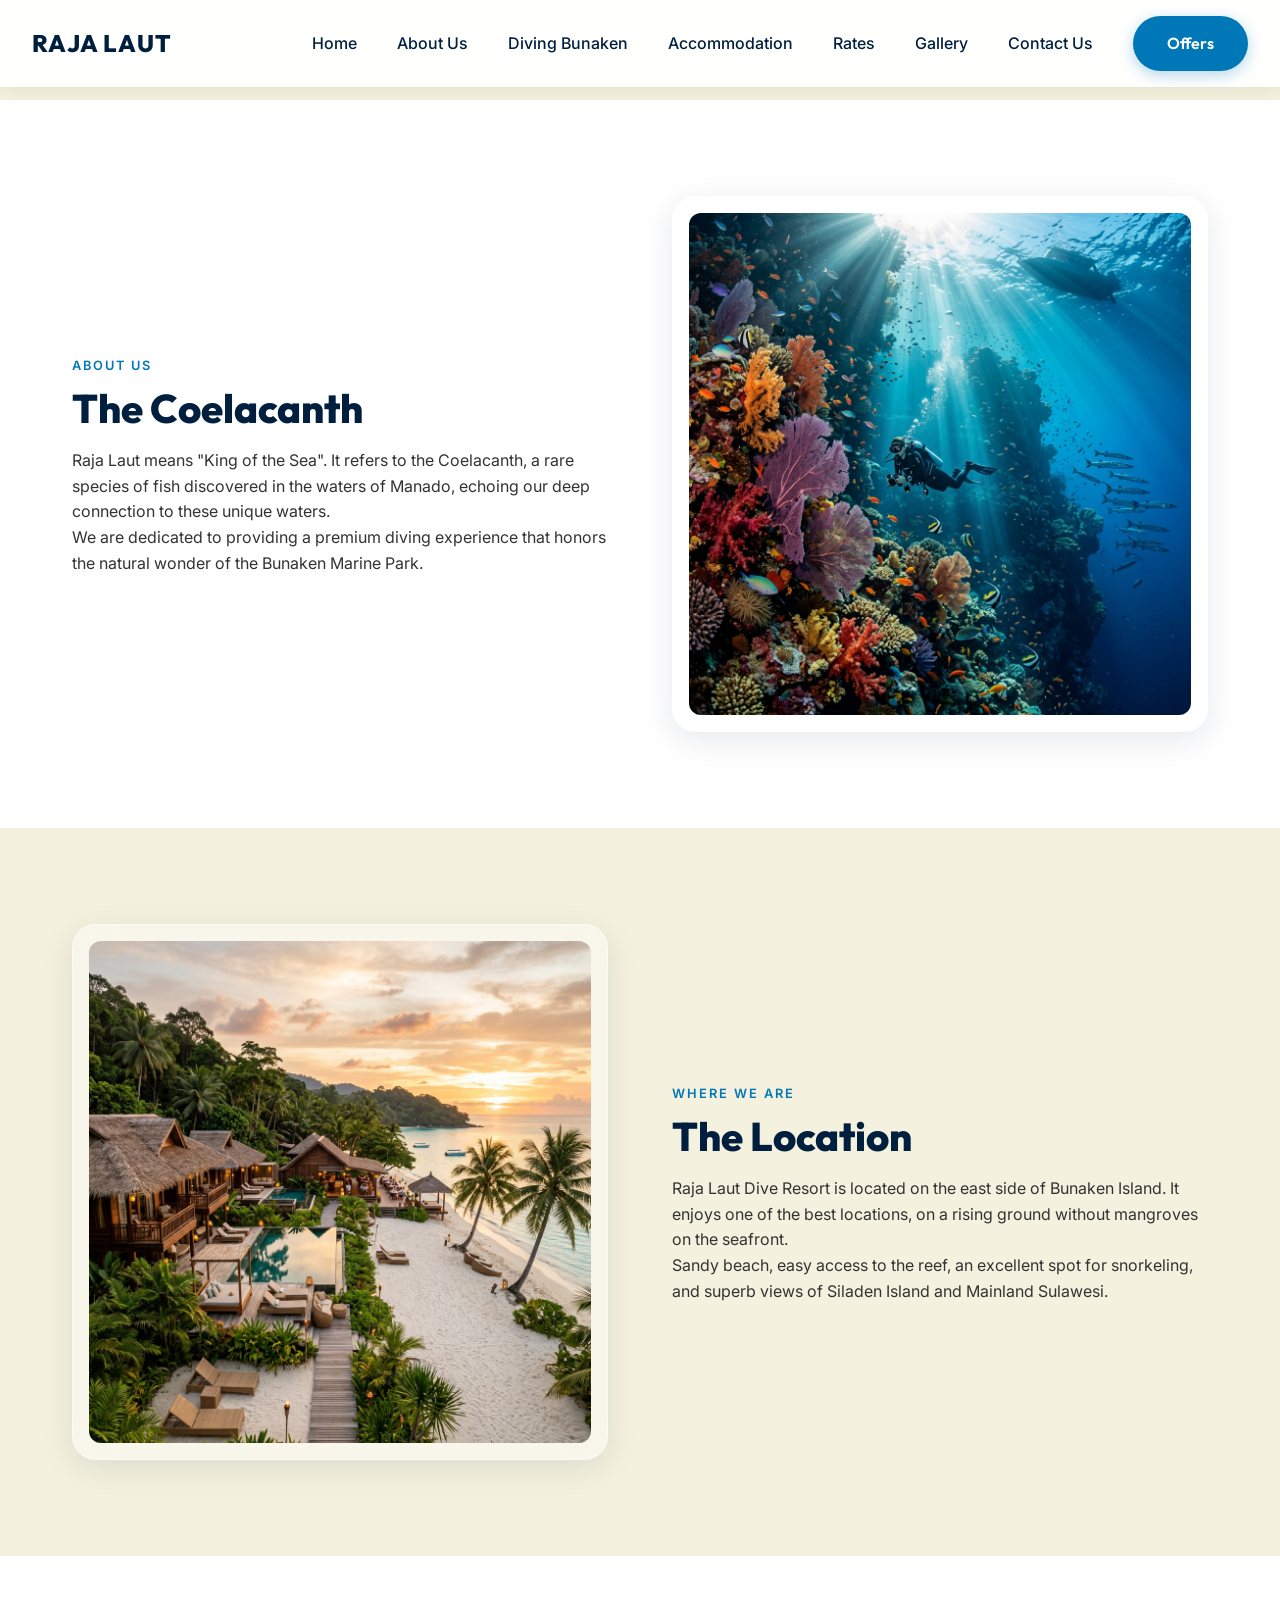
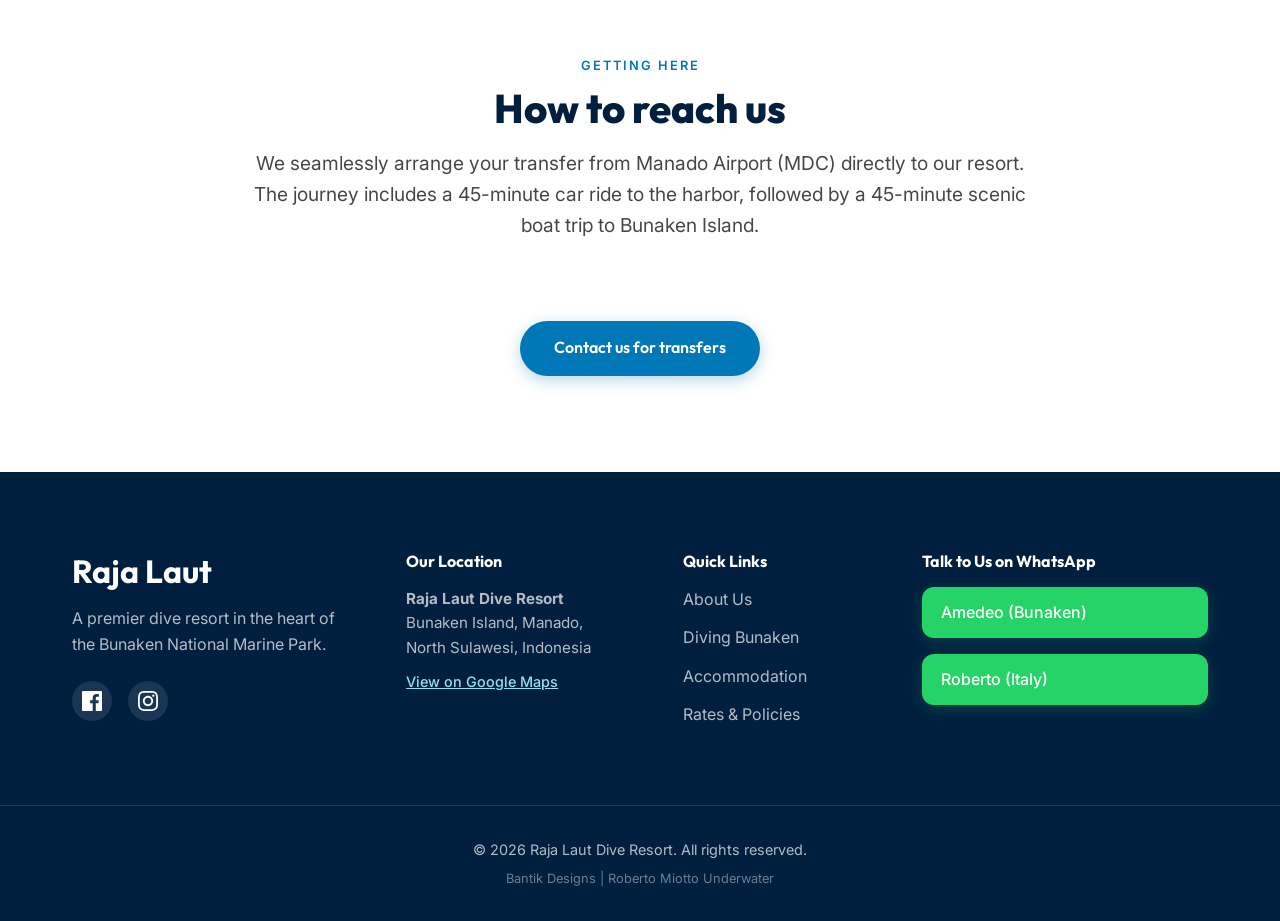
<file: about.html>
<!DOCTYPE html>
<html lang="en">
<head>
    <meta charset="UTF-8">
    <meta name="viewport" content="width=device-width, initial-scale=1.0">
    <title>About Us | Raja Laut Dive Resort</title>
    <!-- Google Fonts -->
    <link rel="preconnect" href="https://fonts.googleapis.com">
    <link rel="preconnect" href="https://fonts.gstatic.com" crossorigin>
    <link href="https://fonts.googleapis.com/css2?family=Outfit:wght@300;400;600;800&family=Inter:wght@300;400;500&display=swap" rel="stylesheet">
    <link rel="stylesheet" href="./style.css">
</head>
<body style="padding-top: 100px;"> <!-- Push down for fixed navbar -->

    <!-- Navigation -->
    <nav class="navbar scrolled" id="navbar">
        <div class="nav-container">
            <a href="index.html" class="brand-logo">Raja Laut</a>
            <div class="nav-links">
                <a href="index.html">Home</a>
                <div class="dropdown">
                    <a href="about.html">About Us</a>
                    <div class="dropdown-content">
                        <a href="about.html#coelacanth">The Coelacanth</a>
                        <a href="about.html#location">The Location</a>
                        <a href="about.html#reachus">How to reach us</a>
                    </div>
                </div>
                
                <div class="dropdown">
                    <a href="diving.html">Diving Bunaken</a>
                    <div class="dropdown-content">
                        <a href="diving.html#philosophy">Diving Philosophy</a>
                        <a href="diving.html#bestperiod">Best time to visit</a>
                        <a href="diving.html#dive-sites">Dive Sites</a>
                    </div>
                </div>
                
                <div class="dropdown">
                    <a href="accommodation.html">Accommodation</a>
                    <div class="dropdown-content">
                        <a href="accommodation.html#bungalows">The Bungalows</a>
                        <a href="accommodation.html#ecosoul">Our Ecological Soul</a>
                        <a href="accommodation.html#resto">The Restaurant</a>
                    </div>
                </div>
                
                <div class="dropdown">
                    <a href="rates.html">Rates</a>
                    <div class="dropdown-content">
                        <a href="rates.html#accommodation">Accommodation</a>
                        <a href="rates.html#diving">Fun Diving</a>
                        <a href="rates.html#courses">Dive Courses</a>
                        <a href="rates.html#snorkeling">Snorkeling & Others</a>
                        <a href="rates.html#transfers">Transfers</a>
                    </div>
                </div>
                
                <a href="gallery.html">Gallery</a>
                <a href="contact.html">Contact Us</a>
                <a href="special-offers.html" class="btn-primary">Offers</a>
            </div>
            <div class="mobile-menu-btn" id="mobile-menu-btn">
                <span></span>
                <span></span>
                <span></span>
            </div>
        </div>
    </nav>

    <!-- Content -->
    <section class="section about-section" id="coelacanth" style="background: white;">
        <div class="container layout-grid layout-2-col">
            <div class="about-text fade-in">
                <span class="section-tag">About Us</span>
                <h1 class="section-title">The Coelacanth</h1>
                <p>Raja Laut means "King of the Sea". It refers to the Coelacanth, a rare species of fish discovered in the waters of Manado, echoing our deep connection to these unique waters.</p>
                <p>We are dedicated to providing a premium diving experience that honors the natural wonder of the Bunaken Marine Park.</p>
            </div>
            <div class="about-image-wrapper fade-in delay-200">
                <div class="image-glass-card">
                    <img src="./assets/hero_diver.png" alt="Coelacanth" class="about-img">
                </div>
            </div>
        </div>
    </section>

    <section class="section" id="location" style="background: var(--sand);">
        <div class="container layout-grid layout-2-col reverse-mobile">
            <div class="about-image-wrapper fade-in delay-200">
                <div class="image-glass-card">
                    <img src="./assets/eco_bungalow.png" alt="Location" class="about-img">
                </div>
            </div>
            <div class="about-text fade-in">
                <span class="section-tag">Where we are</span>
                <h2 class="section-title">The Location</h2>
                <p>Raja Laut Dive Resort is located on the east side of Bunaken Island. It enjoys one of the best locations, on a rising ground without mangroves on the seafront.</p>
                <p>Sandy beach, easy access to the reef, an excellent spot for snorkeling, and superb views of Siladen Island and Mainland Sulawesi.</p>
            </div>
        </div>
    </section>

    <section class="section" id="reachus" style="background: white;">
        <div class="container center fade-in">
            <span class="section-tag">Getting Here</span>
            <h2 class="section-title">How to reach us</h2>
            <p class="section-subtitle">We seamlessly arrange your transfer from Manado Airport (MDC) directly to our resort. The journey includes a 45-minute car ride to the harbor, followed by a 45-minute scenic boat trip to Bunaken Island.</p>
            <a href="contact.html" class="btn-primary mt-4">Contact us for transfers</a>
        </div>
    </section>

    <!-- Contact & Footer -->
    <footer class="footer" id="contact">
        <div class="container footer-grid">
            <div class="footer-brand">
                <h3 class="footer-logo">Raja Laut</h3>
                <p>A premier dive resort in the heart of the Bunaken National Marine Park.</p>
                <div class="social-links">
                    <a href="https://www.facebook.com/Raja-Laut-Dive-Resort-513808795382900" target="_blank" aria-label="Facebook">
                        <svg width="20" height="20" fill="currentColor" viewBox="0 0 24 24"><path d="M22.675 0h-21.35c-.732 0-1.325.593-1.325 1.325v21.351c0 .731.593 1.324 1.325 1.324h11.495v-9.294h-3.128v-3.622h3.128v-2.671c0-3.1 1.893-4.788 4.659-4.788 1.325 0 2.463.099 2.795.143v3.24l-1.918.001c-1.504 0-1.795.715-1.795 1.763v2.313h3.587l-.467 3.622h-3.12v9.293h6.116c.73 0 1.323-.593 1.323-1.325v-21.35c0-.732-.593-1.325-1.325-1.325z"/></svg>
                    </a>
                    <a href="https://www.instagram.com/explore/tags/rajalautdiveresort/" target="_blank" aria-label="Instagram">
                        <svg width="20" height="20" fill="currentColor" viewBox="0 0 24 24"><path d="M12 2.163c3.204 0 3.584.012 4.85.07 3.252.148 4.771 1.691 4.919 4.919.058 1.265.069 1.645.069 4.849 0 3.205-.012 3.584-.069 4.849-.149 3.225-1.664 4.771-4.919 4.919-1.266.058-1.644.07-4.85.07-3.204 0-3.584-.012-4.849-.07-3.26-.149-4.771-1.699-4.919-4.92-.058-1.265-.07-1.644-.07-4.849 0-3.204.013-3.583.07-4.849.149-3.227 1.664-4.771 4.919-4.919 1.266-.057 1.645-.069 4.849-.069zm0-2.163c-3.259 0-3.667.014-4.947.072-4.358.2-6.78 2.618-6.98 6.98-.059 1.281-.073 1.689-.073 4.948 0 3.259.014 3.668.072 4.948.2 4.358 2.618 6.78 6.98 6.98 1.281.058 1.689.072 4.948.072 3.259 0 3.668-.014 4.948-.072 4.354-.2 6.782-2.618 6.979-6.98.059-1.28.073-1.689.073-4.948 0-3.259-.014-3.667-.072-4.947-.196-4.354-2.617-6.78-6.979-6.98-1.281-.059-1.69-.073-4.949-.073zm0 5.838c-3.403 0-6.162 2.759-6.162 6.162s2.759 6.163 6.162 6.163 6.162-2.759 6.162-6.163c0-3.403-2.759-6.162-6.162-6.162zm0 10.162c-2.209 0-4-1.79-4-4 0-2.209 1.791-4 4-4s4 1.791 4 4c0 2.21-1.791 4-4 4zm6.406-11.845c-.796 0-1.441.645-1.441 1.44s.645 1.44 1.441 1.44c.795 0 1.439-.645 1.439-1.44s-.644-1.44-1.439-1.44z"/></svg>
                    </a>
                </div>
            </div>

            <div class="footer-address">
                <h4>Our Location</h4>
                <p>
                    <strong>Raja Laut Dive Resort</strong><br>
                    Bunaken Island, Manado,<br>
                    North Sulawesi, Indonesia
                </p>
                <p style="margin-top: 10px;">
                    <a href="https://www.google.com/maps/search/Raja+Laut+Dive+Resort" target="_blank" class="map-link">View on Google Maps</a>
                </p>
            </div>
            
            <div class="footer-links">
                <h4>Quick Links</h4>
                <ul>
                    <li><a href="about.html">About Us</a></li>
                    <li><a href="diving.html">Diving Bunaken</a></li>
                    <li><a href="accommodation.html">Accommodation</a></li>
                    <li><a href="rates.html">Rates & Policies</a></li>
                </ul>
            </div>
            
            <div class="footer-contact">
                <h4>Talk to Us on WhatsApp</h4>
                <div class="whatsapp-contacts">
                    <a href="https://api.whatsapp.com/send?phone=6281219742053" target="_blank" class="wa-btn">
                        <span>Amedeo (Bunaken)</span>
                    </a>
                    <a href="https://api.whatsapp.com/send?phone=393401753844" target="_blank" class="wa-btn">
                        <span>Roberto (Italy)</span>
                    </a>
                </div>
            </div>
        </div>
        <div class="footer-bottom">
            <p>&copy; 2026 Raja Laut Dive Resort. All rights reserved.</p>
            <p class="small-text">Bantik Designs | Roberto Miotto Underwater</p>
        </div>
    </footer>

    <script src="./main.js"></script>
</body>
</html>
</file>
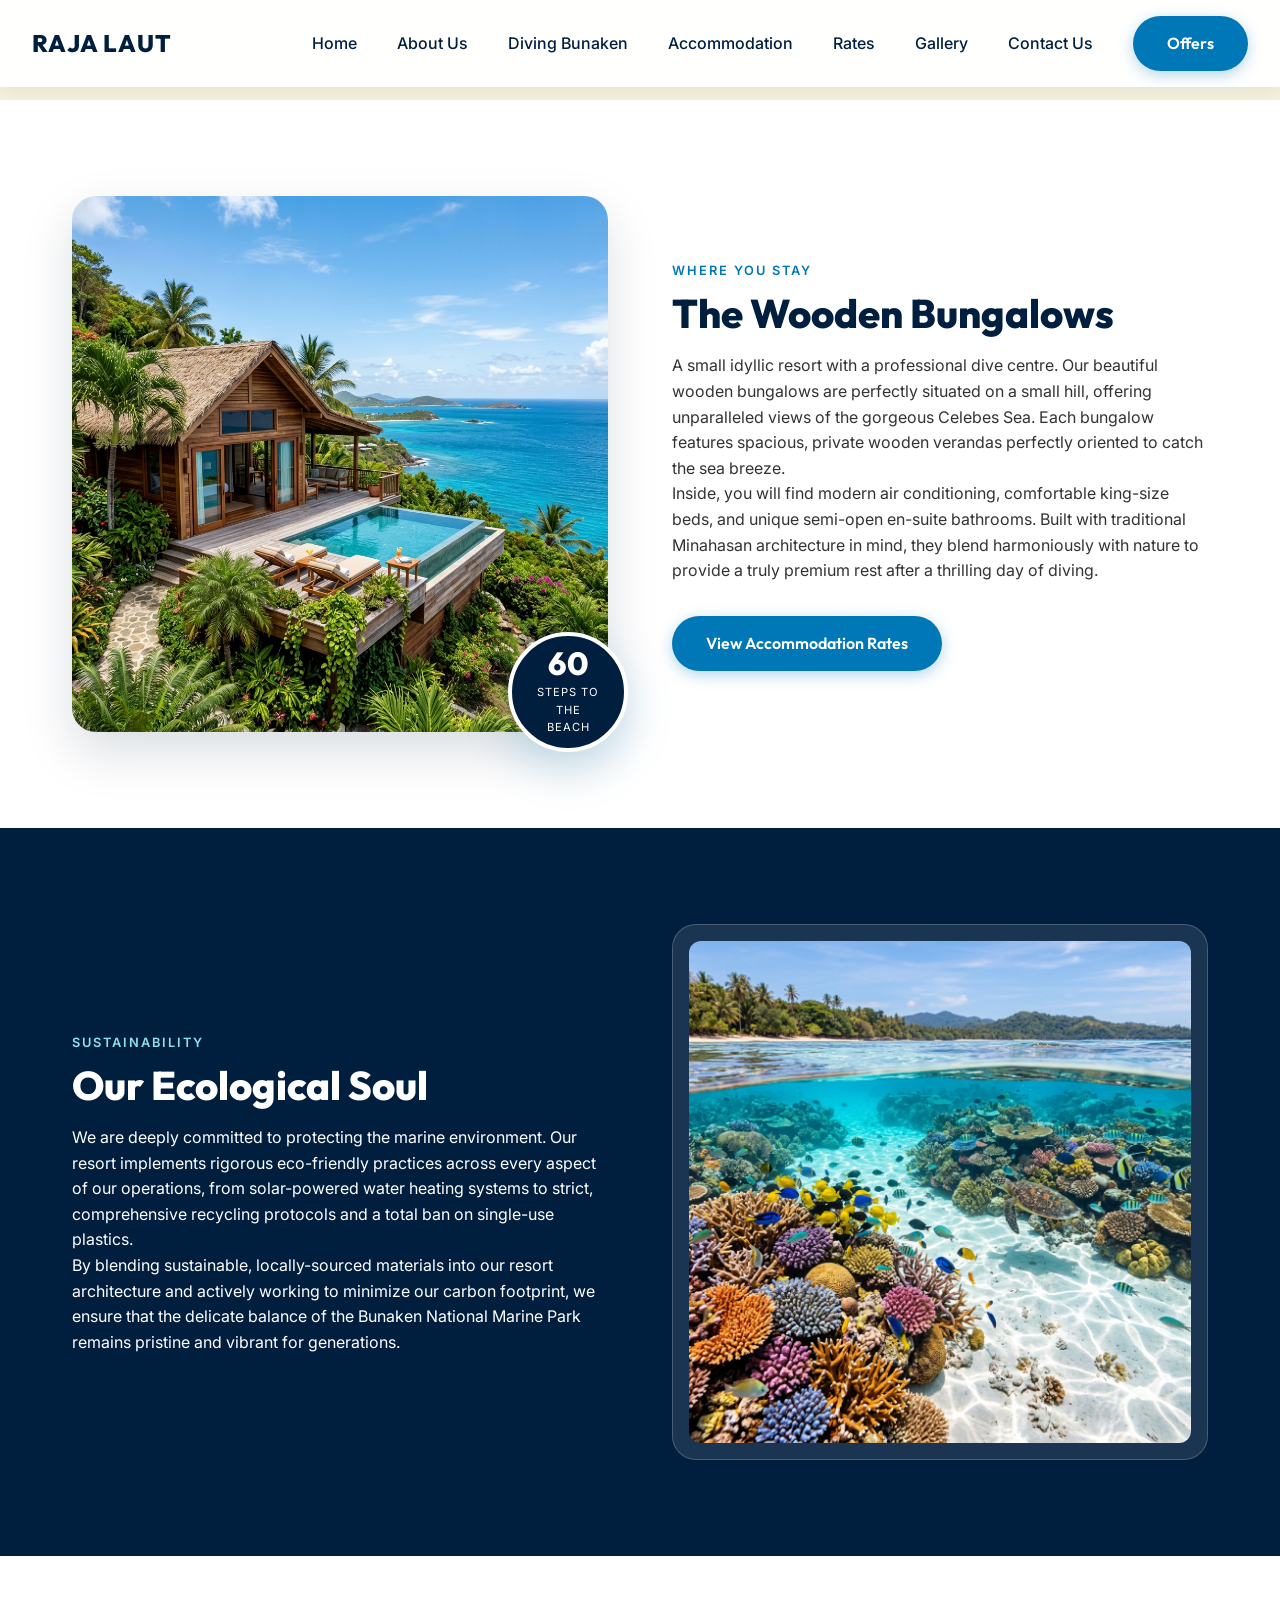
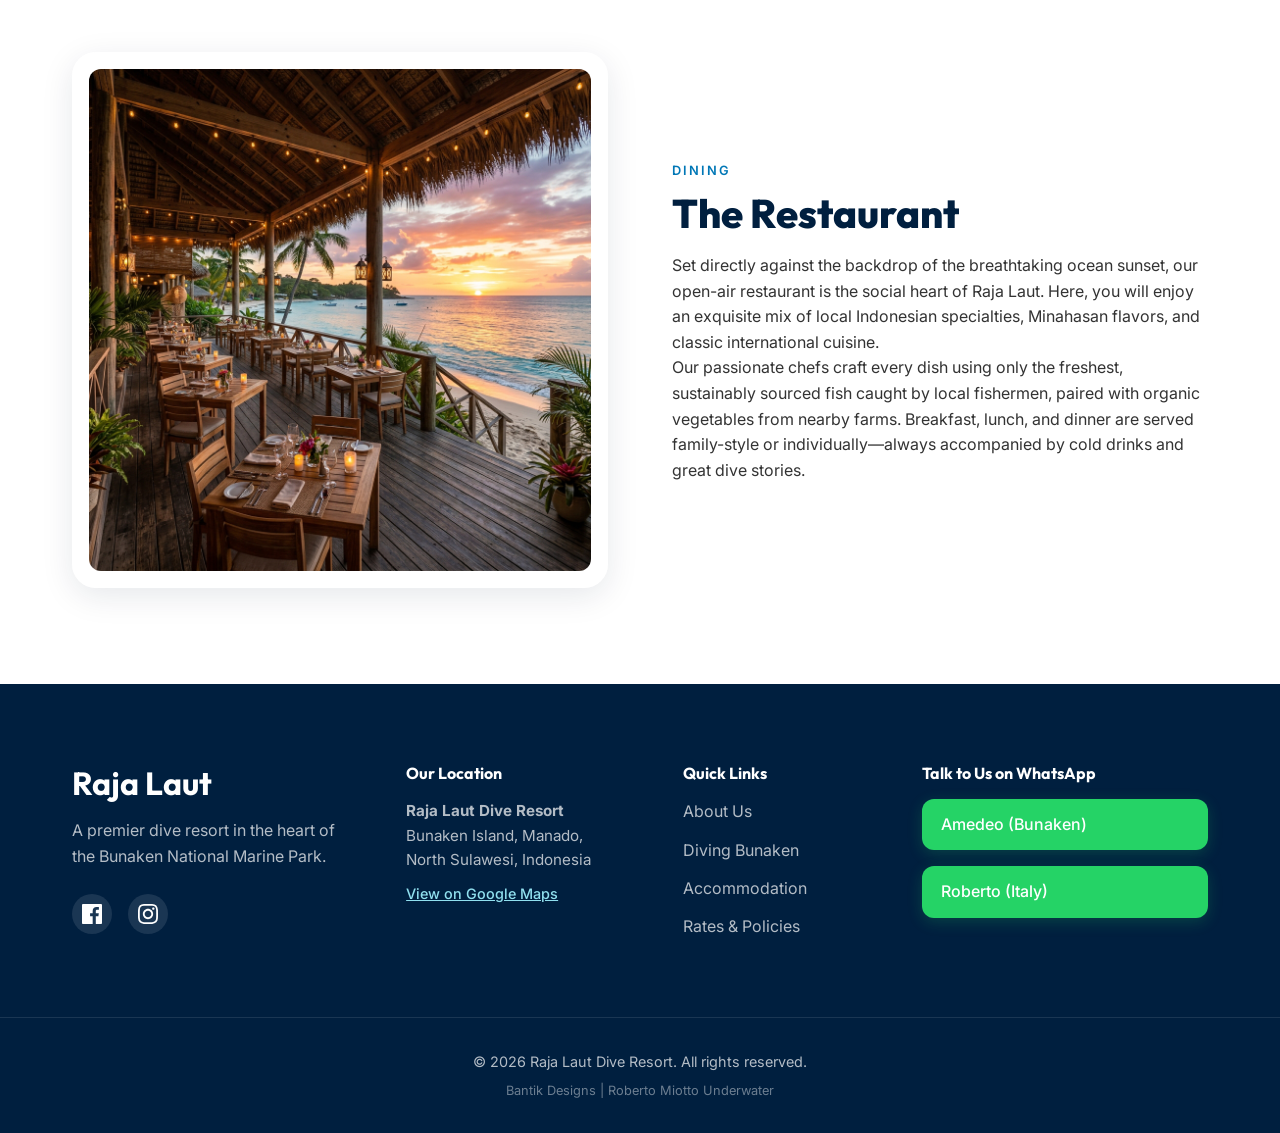
<file: accommodation.html>
<!DOCTYPE html>
<html lang="en">
<head>
    <meta charset="UTF-8">
    <meta name="viewport" content="width=device-width, initial-scale=1.0">
    <title>Accommodation | Raja Laut Dive Resort</title>
    <!-- Google Fonts -->
    <link rel="preconnect" href="https://fonts.googleapis.com">
    <link rel="preconnect" href="https://fonts.gstatic.com" crossorigin>
    <link href="https://fonts.googleapis.com/css2?family=Outfit:wght@300;400;600;800&family=Inter:wght@300;400;500&display=swap" rel="stylesheet">
    <link rel="stylesheet" href="./style.css">
</head>
<body style="padding-top: 100px;">

    <!-- Navigation -->
    <nav class="navbar scrolled" id="navbar">
        <div class="nav-container">
            <a href="index.html" class="brand-logo">Raja Laut</a>
            <div class="nav-links">
                <a href="index.html">Home</a>
                <div class="dropdown">
                    <a href="about.html">About Us</a>
                    <div class="dropdown-content">
                        <a href="about.html#coelacanth">The Coelacanth</a>
                        <a href="about.html#location">The Location</a>
                        <a href="about.html#reachus">How to reach us</a>
                    </div>
                </div>
                
                <div class="dropdown">
                    <a href="diving.html">Diving Bunaken</a>
                    <div class="dropdown-content">
                        <a href="diving.html#philosophy">Diving Philosophy</a>
                        <a href="diving.html#bestperiod">Best time to visit</a>
                        <a href="diving.html#dive-sites">Dive Sites</a>
                    </div>
                </div>
                
                <div class="dropdown">
                    <a href="accommodation.html">Accommodation</a>
                    <div class="dropdown-content">
                        <a href="accommodation.html#bungalows">The Bungalows</a>
                        <a href="accommodation.html#ecosoul">Our Ecological Soul</a>
                        <a href="accommodation.html#resto">The Restaurant</a>
                    </div>
                </div>
                
                <div class="dropdown">
                    <a href="rates.html">Rates</a>
                    <div class="dropdown-content">
                        <a href="rates.html#accommodation">Accommodation</a>
                        <a href="rates.html#diving">Fun Diving</a>
                        <a href="rates.html#courses">Dive Courses</a>
                        <a href="rates.html#snorkeling">Snorkeling & Others</a>
                        <a href="rates.html#transfers">Transfers</a>
                    </div>
                </div>
                
                <a href="gallery.html">Gallery</a>
                <a href="contact.html">Contact Us</a>
                <a href="special-offers.html" class="btn-primary">Offers</a>
            </div>
            <div class="mobile-menu-btn" id="mobile-menu-btn">
                <span></span>
                <span></span>
                <span></span>
            </div>
        </div>
    </nav>

    <!-- Content -->
    <section class="section accommodation-section" id="bungalows">
        <div class="container layout-grid layout-2-col reverse-mobile">
            <div class="accommodation-image fade-in">
                <img src="./assets/bungalow.png" alt="Raja Laut Eco Bungalow" class="rounded-img shadow-lg">
                <div class="floating-badge">
                    <span class="badge-number">60</span>
                    <span class="badge-text">Steps to the Beach</span>
                </div>
            </div>
            <div class="accommodation-text fade-in delay-200">
                <span class="section-tag">Where You Stay</span>
                <h1 class="section-title">The Wooden Bungalows</h1>
                <p>A small idyllic resort with a professional dive centre. Our beautiful wooden bungalows are perfectly situated on a small hill, offering unparalleled views of the gorgeous Celebes Sea. Each bungalow features spacious, private wooden verandas perfectly oriented to catch the sea breeze.</p>
                <p>Inside, you will find modern air conditioning, comfortable king-size beds, and unique semi-open en-suite bathrooms. Built with traditional Minahasan architecture in mind, they blend harmoniously with nature to provide a truly premium rest after a thrilling day of diving.</p>
                
                <a href="rates.html" class="btn-primary mt-4">View Accommodation Rates</a>
            </div>
        </div>
    </section>

    <section class="section" id="ecosoul" style="background: var(--ocean-dark); color: white;">
        <div class="container layout-grid layout-2-col">
            <div class="about-text fade-in">
                <span class="section-tag" style="color: var(--ocean-light);">Sustainability</span>
                <h2 class="section-title text-light">Our Ecological Soul</h2>
                <p>We are deeply committed to protecting the marine environment. Our resort implements rigorous eco-friendly practices across every aspect of our operations, from solar-powered water heating systems to strict, comprehensive recycling protocols and a total ban on single-use plastics.</p>
                <p>By blending sustainable, locally-sourced materials into our resort architecture and actively working to minimize our carbon footprint, we ensure that the delicate balance of the Bunaken National Marine Park remains pristine and vibrant for generations.</p>
            </div>
            <div class="about-image-wrapper fade-in delay-200">
                <div class="image-glass-card" style="background: rgba(255, 255, 255, 0.1); border-color: rgba(255, 255, 255, 0.2);">
                    <img src="./assets/ecology.png" alt="Pristine Tropical Reef" class="about-img">
                </div>
            </div>
        </div>
    </section>

    <section class="section" id="resto" style="background: white;">
        <div class="container layout-grid layout-2-col reverse-mobile">
            <div class="about-image-wrapper fade-in delay-200">
                <div class="image-glass-card">
                    <img src="./assets/restaurant.png" alt="Open-air Seafront Restaurant" class="about-img">
                </div>
            </div>
            <div class="about-text fade-in">
                <span class="section-tag">Dining</span>
                <h2 class="section-title">The Restaurant</h2>
                <p>Set directly against the backdrop of the breathtaking ocean sunset, our open-air restaurant is the social heart of Raja Laut. Here, you will enjoy an exquisite mix of local Indonesian specialties, Minahasan flavors, and classic international cuisine.</p>
                <p>Our passionate chefs craft every dish using only the freshest, sustainably sourced fish caught by local fishermen, paired with organic vegetables from nearby farms. Breakfast, lunch, and dinner are served family-style or individually—always accompanied by cold drinks and great dive stories.</p>
            </div>
        </div>
    </section>

    <!-- Contact & Footer -->
    <footer class="footer" id="contact">
        <div class="container footer-grid">
            <div class="footer-brand">
                <h3 class="footer-logo">Raja Laut</h3>
                <p>A premier dive resort in the heart of the Bunaken National Marine Park.</p>
                <div class="social-links">
                    <a href="https://www.facebook.com/Raja-Laut-Dive-Resort-513808795382900" target="_blank" aria-label="Facebook">
                        <svg width="20" height="20" fill="currentColor" viewBox="0 0 24 24"><path d="M22.675 0h-21.35c-.732 0-1.325.593-1.325 1.325v21.351c0 .731.593 1.324 1.325 1.324h11.495v-9.294h-3.128v-3.622h3.128v-2.671c0-3.1 1.893-4.788 4.659-4.788 1.325 0 2.463.099 2.795.143v3.24l-1.918.001c-1.504 0-1.795.715-1.795 1.763v2.313h3.587l-.467 3.622h-3.12v9.293h6.116c.73 0 1.323-.593 1.323-1.325v-21.35c0-.732-.593-1.325-1.325-1.325z"/></svg>
                    </a>
                    <a href="https://www.instagram.com/explore/tags/rajalautdiveresort/" target="_blank" aria-label="Instagram">
                        <svg width="20" height="20" fill="currentColor" viewBox="0 0 24 24"><path d="M12 2.163c3.204 0 3.584.012 4.85.07 3.252.148 4.771 1.691 4.919 4.919.058 1.265.069 1.645.069 4.849 0 3.205-.012 3.584-.069 4.849-.149 3.225-1.664 4.771-4.919 4.919-1.266.058-1.644.07-4.85.07-3.204 0-3.584-.012-4.849-.07-3.26-.149-4.771-1.699-4.919-4.92-.058-1.265-.07-1.644-.07-4.849 0-3.204.013-3.583.07-4.849.149-3.227 1.664-4.771 4.919-4.919 1.266-.057 1.645-.069 4.849-.069zm0-2.163c-3.259 0-3.667.014-4.947.072-4.358.2-6.78 2.618-6.98 6.98-.059 1.281-.073 1.689-.073 4.948 0 3.259.014 3.668.072 4.948.2 4.358 2.618 6.78 6.98 6.98 1.281.058 1.689.072 4.948.072 3.259 0 3.668-.014 4.948-.072 4.354-.2 6.782-2.618 6.979-6.98.059-1.28.073-1.689.073-4.948 0-3.259-.014-3.667-.072-4.947-.196-4.354-2.617-6.78-6.979-6.98-1.281-.059-1.69-.073-4.949-.073zm0 5.838c-3.403 0-6.162 2.759-6.162 6.162s2.759 6.163 6.162 6.163 6.162-2.759 6.162-6.163c0-3.403-2.759-6.162-6.162-6.162zm0 10.162c-2.209 0-4-1.79-4-4 0-2.209 1.791-4 4-4s4 1.791 4 4c0 2.21-1.791 4-4 4zm6.406-11.845c-.796 0-1.441.645-1.441 1.44s.645 1.44 1.441 1.44c.795 0 1.439-.645 1.439-1.44s-.644-1.44-1.439-1.44z"/></svg>
                    </a>
                </div>
            </div>

            <div class="footer-address">
                <h4>Our Location</h4>
                <p>
                    <strong>Raja Laut Dive Resort</strong><br>
                    Bunaken Island, Manado,<br>
                    North Sulawesi, Indonesia
                </p>
                <p style="margin-top: 10px;">
                    <a href="https://www.google.com/maps/search/Raja+Laut+Dive+Resort" target="_blank" class="map-link">View on Google Maps</a>
                </p>
            </div>
            
            <div class="footer-links">
                <h4>Quick Links</h4>
                <ul>
                    <li><a href="about.html">About Us</a></li>
                    <li><a href="diving.html">Diving Bunaken</a></li>
                    <li><a href="accommodation.html">Accommodation</a></li>
                    <li><a href="rates.html">Rates & Policies</a></li>
                </ul>
            </div>
            
            <div class="footer-contact">
                <h4>Talk to Us on WhatsApp</h4>
                <div class="whatsapp-contacts">
                    <a href="https://api.whatsapp.com/send?phone=6281219742053" target="_blank" class="wa-btn">
                        <span>Amedeo (Bunaken)</span>
                    </a>
                    <a href="https://api.whatsapp.com/send?phone=393401753844" target="_blank" class="wa-btn">
                        <span>Roberto (Italy)</span>
                    </a>
                </div>
            </div>
        </div>
        <div class="footer-bottom">
            <p>&copy; 2026 Raja Laut Dive Resort. All rights reserved.</p>
            <p class="small-text">Bantik Designs | Roberto Miotto Underwater</p>
        </div>
    </footer>

    <script src="./main.js"></script>
</body>
</html>
</file>
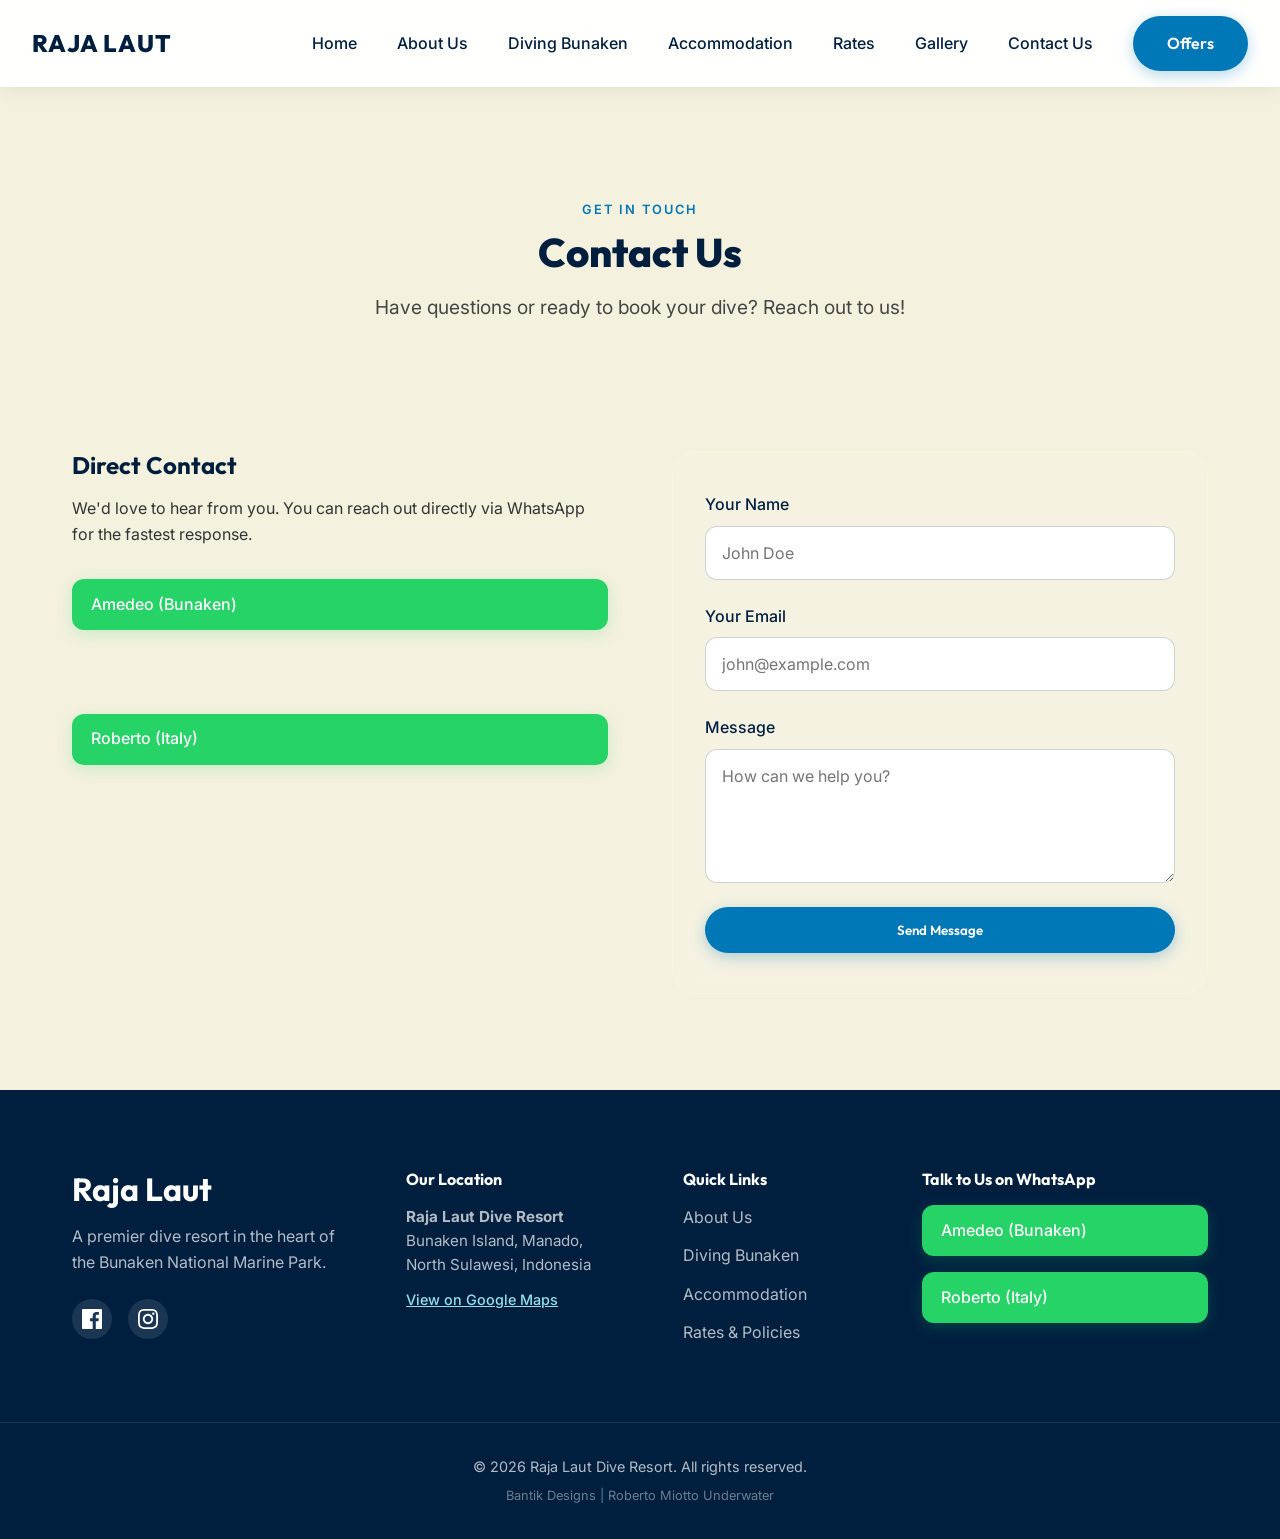
<file: contact.html>
<!DOCTYPE html>
<html lang="en">
<head>
    <meta charset="UTF-8">
    <meta name="viewport" content="width=device-width, initial-scale=1.0">
    <title>Contact Us | Raja Laut Dive Resort</title>
    <link rel="preconnect" href="https://fonts.googleapis.com">
    <link rel="preconnect" href="https://fonts.gstatic.com" crossorigin>
    <link href="https://fonts.googleapis.com/css2?family=Outfit:wght@300;400;600;800&family=Inter:wght@300;400;500&display=swap" rel="stylesheet">
    <link rel="stylesheet" href="./style.css">
</head>
<body style="padding-top: 100px;">

    <!-- Navigation -->
    <nav class="navbar scrolled" id="navbar">
        <div class="nav-container">
            <a href="index.html" class="brand-logo">Raja Laut</a>
            <div class="nav-links">
                <a href="index.html">Home</a>
                <div class="dropdown">
                    <a href="about.html">About Us</a>
                    <div class="dropdown-content">
                        <a href="about.html#coelacanth">The Coelacanth</a>
                        <a href="about.html#location">The Location</a>
                        <a href="about.html#reachus">How to reach us</a>
                    </div>
                </div>
                
                <div class="dropdown">
                    <a href="diving.html">Diving Bunaken</a>
                    <div class="dropdown-content">
                        <a href="diving.html#philosophy">Diving Philosophy</a>
                        <a href="diving.html#bestperiod">Best time to visit</a>
                        <a href="diving.html#dive-sites">Dive Sites</a>
                    </div>
                </div>
                
                <div class="dropdown">
                    <a href="accommodation.html">Accommodation</a>
                    <div class="dropdown-content">
                        <a href="accommodation.html#bungalows">The Bungalows</a>
                        <a href="accommodation.html#ecosoul">Our Ecological Soul</a>
                        <a href="accommodation.html#resto">The Restaurant</a>
                    </div>
                </div>
                
                <div class="dropdown">
                    <a href="rates.html">Rates</a>
                    <div class="dropdown-content">
                        <a href="rates.html#accommodation">Accommodation</a>
                        <a href="rates.html#diving">Fun Diving</a>
                        <a href="rates.html#courses">Dive Courses</a>
                        <a href="rates.html#snorkeling">Snorkeling & Others</a>
                        <a href="rates.html#transfers">Transfers</a>
                    </div>
                </div>
                
                <a href="gallery.html">Gallery</a>
                <a href="contact.html">Contact Us</a>
                <a href="special-offers.html" class="btn-primary">Offers</a>
            </div>
            <div class="mobile-menu-btn" id="mobile-menu-btn">
                <span></span>
                <span></span>
                <span></span>
            </div>
        </div>
    </nav>

    <!-- Content -->
    <section class="section" style="padding-bottom: 2rem;">
        <div class="container center fade-in">
            <span class="section-tag">Get in Touch</span>
            <h1 class="section-title">Contact Us</h1>
            <p class="section-subtitle">Have questions or ready to book your dive? Reach out to us!</p>
        </div>
    </section>

    <!-- Contact Form & Info -->
    <section class="section" style="padding-top: 0; min-height: 50vh;">
        <div class="container contact-container">
            <div class="contact-info fade-in delay-100">
                <h2>Direct Contact</h2>
                <p>We'd love to hear from you. You can reach out directly via WhatsApp for the fastest response.</p>
                <div class="whatsapp-contacts" style="margin-top: 2rem;">
                    <a href="https://api.whatsapp.com/send?phone=6281219742053" target="_blank" class="wa-btn">
                        <span>Amedeo (Bunaken)</span>
                    </a>
                    <br><br>
                    <a href="https://api.whatsapp.com/send?phone=393401753844" target="_blank" class="wa-btn">
                        <span>Roberto (Italy)</span>
                    </a>
                </div>
            </div>
            <div class="form-wrapper fade-in delay-200">
                <form class="contact-form glass-card" action="#" method="POST" style="color: var(--text-main);">
                    <div class="form-group">
                        <label for="name">Your Name</label>
                        <input type="text" id="name" name="name" required placeholder="John Doe">
                    </div>
                    <div class="form-group">
                        <label for="email">Your Email</label>
                        <input type="email" id="email" name="email" required placeholder="john@example.com">
                    </div>
                    <div class="form-group">
                        <label for="message">Message</label>
                        <textarea id="message" name="message" rows="5" required placeholder="How can we help you?"></textarea>
                    </div>
                    <button type="submit" class="btn-primary">Send Message</button>
                </form>
            </div>
        </div>
    </section>

    <!-- Contact & Footer -->
    <footer class="footer" id="contact">
        <div class="container footer-grid">
            <div class="footer-brand">
                <h3 class="footer-logo">Raja Laut</h3>
                <p>A premier dive resort in the heart of the Bunaken National Marine Park.</p>
                <div class="social-links">
                    <a href="https://www.facebook.com/Raja-Laut-Dive-Resort-513808795382900" target="_blank" aria-label="Facebook">
                        <svg width="20" height="20" fill="currentColor" viewBox="0 0 24 24"><path d="M22.675 0h-21.35c-.732 0-1.325.593-1.325 1.325v21.351c0 .731.593 1.324 1.325 1.324h11.495v-9.294h-3.128v-3.622h3.128v-2.671c0-3.1 1.893-4.788 4.659-4.788 1.325 0 2.463.099 2.795.143v3.24l-1.918.001c-1.504 0-1.795.715-1.795 1.763v2.313h3.587l-.467 3.622h-3.12v9.293h6.116c.73 0 1.323-.593 1.323-1.325v-21.35c0-.732-.593-1.325-1.325-1.325z"/></svg>
                    </a>
                    <a href="https://www.instagram.com/explore/tags/rajalautdiveresort/" target="_blank" aria-label="Instagram">
                        <svg width="20" height="20" fill="currentColor" viewBox="0 0 24 24"><path d="M12 2.163c3.204 0 3.584.012 4.85.07 3.252.148 4.771 1.691 4.919 4.919.058 1.265.069 1.645.069 4.849 0 3.205-.012 3.584-.069 4.849-.149 3.225-1.664 4.771-4.919 4.919-1.266.058-1.644.07-4.85.07-3.204 0-3.584-.012-4.849-.07-3.26-.149-4.771-1.699-4.919-4.92-.058-1.265-.07-1.644-.07-4.849 0-3.204.013-3.583.07-4.849.149-3.227 1.664-4.771 4.919-4.919 1.266-.057 1.645-.069 4.849-.069zm0-2.163c-3.259 0-3.667.014-4.947.072-4.358.2-6.78 2.618-6.98 6.98-.059 1.281-.073 1.689-.073 4.948 0 3.259.014 3.668.072 4.948.2 4.358 2.618 6.78 6.98 6.98 1.281.058 1.689.072 4.948.072 3.259 0 3.668-.014 4.948-.072 4.354-.2 6.782-2.618 6.979-6.98.059-1.28.073-1.689.073-4.948 0-3.259-.014-3.667-.072-4.947-.196-4.354-2.617-6.78-6.979-6.98-1.281-.059-1.69-.073-4.949-.073zm0 5.838c-3.403 0-6.162 2.759-6.162 6.162s2.759 6.163 6.162 6.163 6.162-2.759 6.162-6.163c0-3.403-2.759-6.162-6.162-6.162zm0 10.162c-2.209 0-4-1.79-4-4 0-2.209 1.791-4 4-4s4 1.791 4 4c0 2.21-1.791 4-4 4zm6.406-11.845c-.796 0-1.441.645-1.441 1.44s.645 1.44 1.441 1.44c.795 0 1.439-.645 1.439-1.44s-.644-1.44-1.439-1.44z"/></svg>
                    </a>
                </div>
            </div>

            <div class="footer-address">
                <h4>Our Location</h4>
                <p>
                    <strong>Raja Laut Dive Resort</strong><br>
                    Bunaken Island, Manado,<br>
                    North Sulawesi, Indonesia
                </p>
                <p style="margin-top: 10px;">
                    <a href="https://www.google.com/maps/search/Raja+Laut+Dive+Resort" target="_blank" class="map-link">View on Google Maps</a>
                </p>
            </div>
            
            <div class="footer-links">
                <h4>Quick Links</h4>
                <ul>
                    <li><a href="about.html">About Us</a></li>
                    <li><a href="diving.html">Diving Bunaken</a></li>
                    <li><a href="accommodation.html">Accommodation</a></li>
                    <li><a href="rates.html">Rates & Policies</a></li>
                </ul>
            </div>
            
            <div class="footer-contact">
                <h4>Talk to Us on WhatsApp</h4>
                <div class="whatsapp-contacts">
                    <a href="https://api.whatsapp.com/send?phone=6281219742053" target="_blank" class="wa-btn">
                        <span>Amedeo (Bunaken)</span>
                    </a>
                    <a href="https://api.whatsapp.com/send?phone=393401753844" target="_blank" class="wa-btn">
                        <span>Roberto (Italy)</span>
                    </a>
                </div>
            </div>
        </div>
        <div class="footer-bottom">
            <p>&copy; 2026 Raja Laut Dive Resort. All rights reserved.</p>
            <p class="small-text">Bantik Designs | Roberto Miotto Underwater</p>
        </div>
    </footer>

    <script src="./main.js"></script>
</body>
</html>
</file>
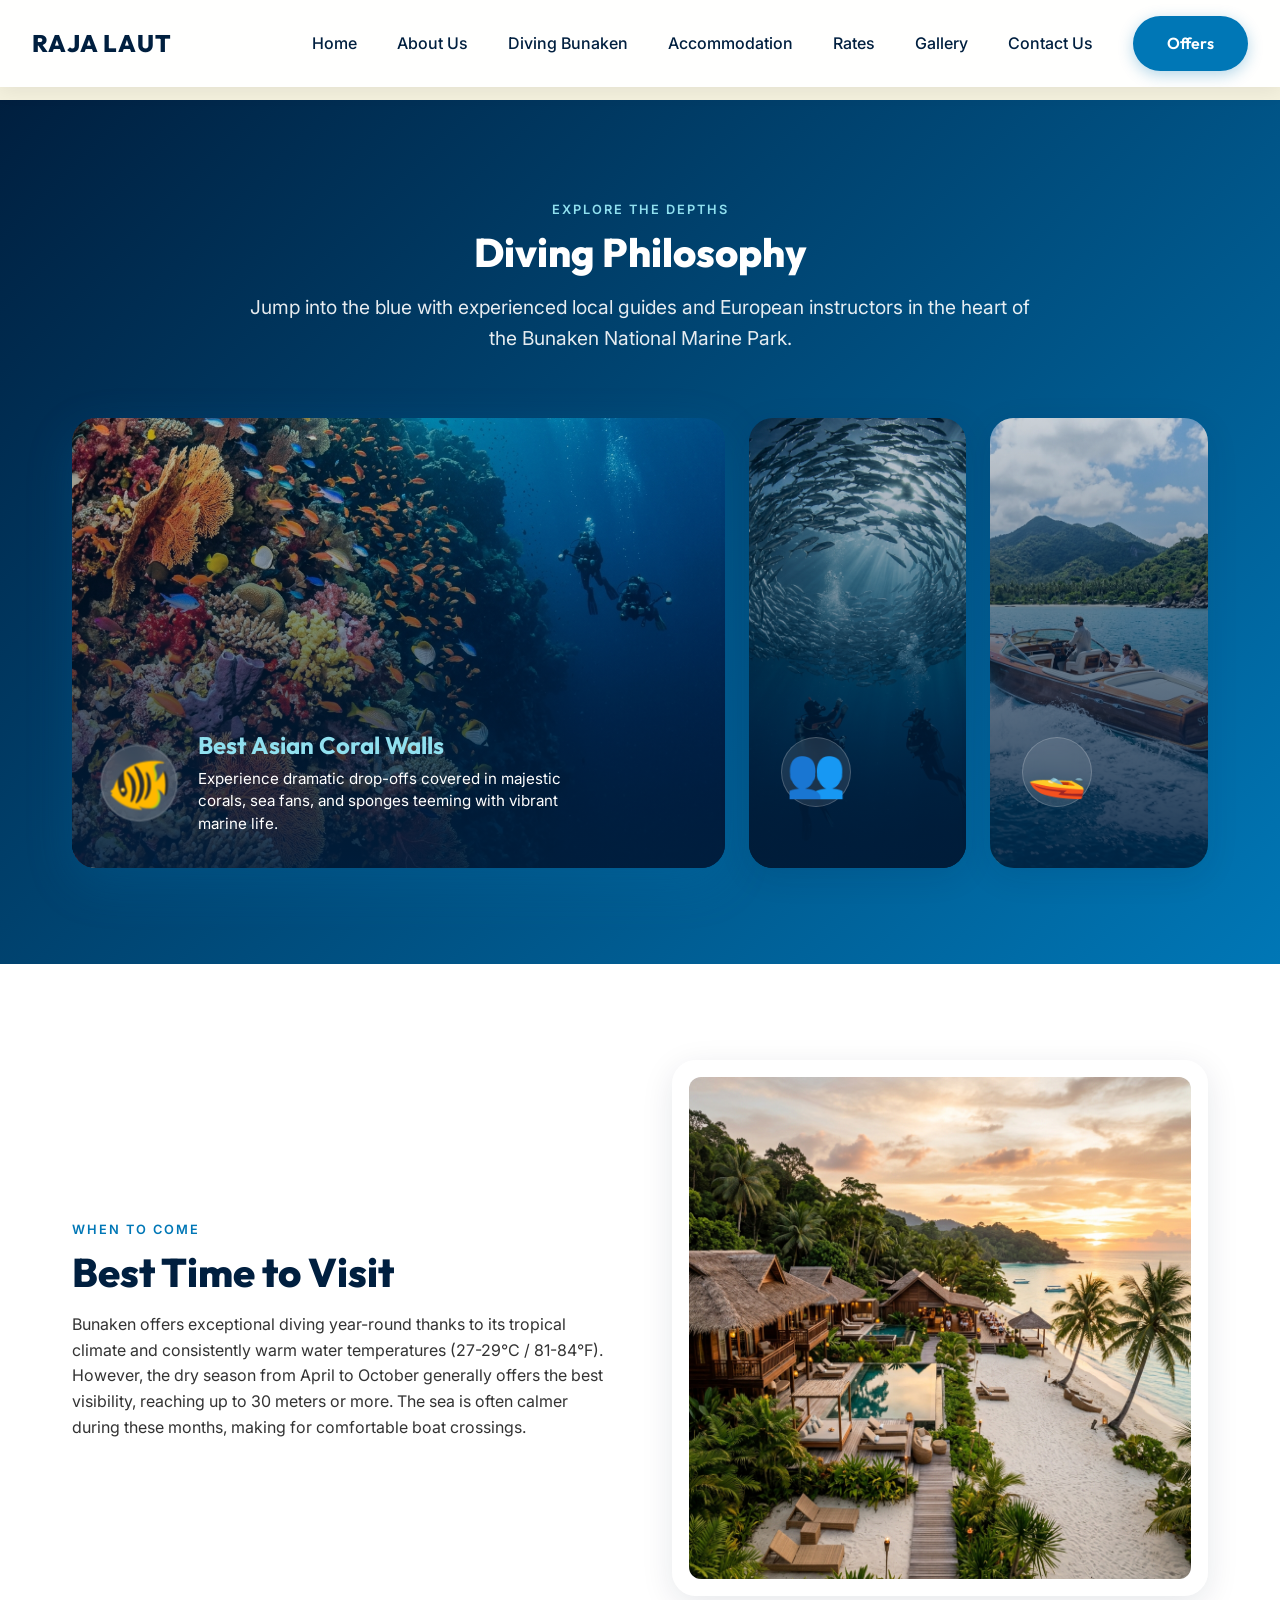
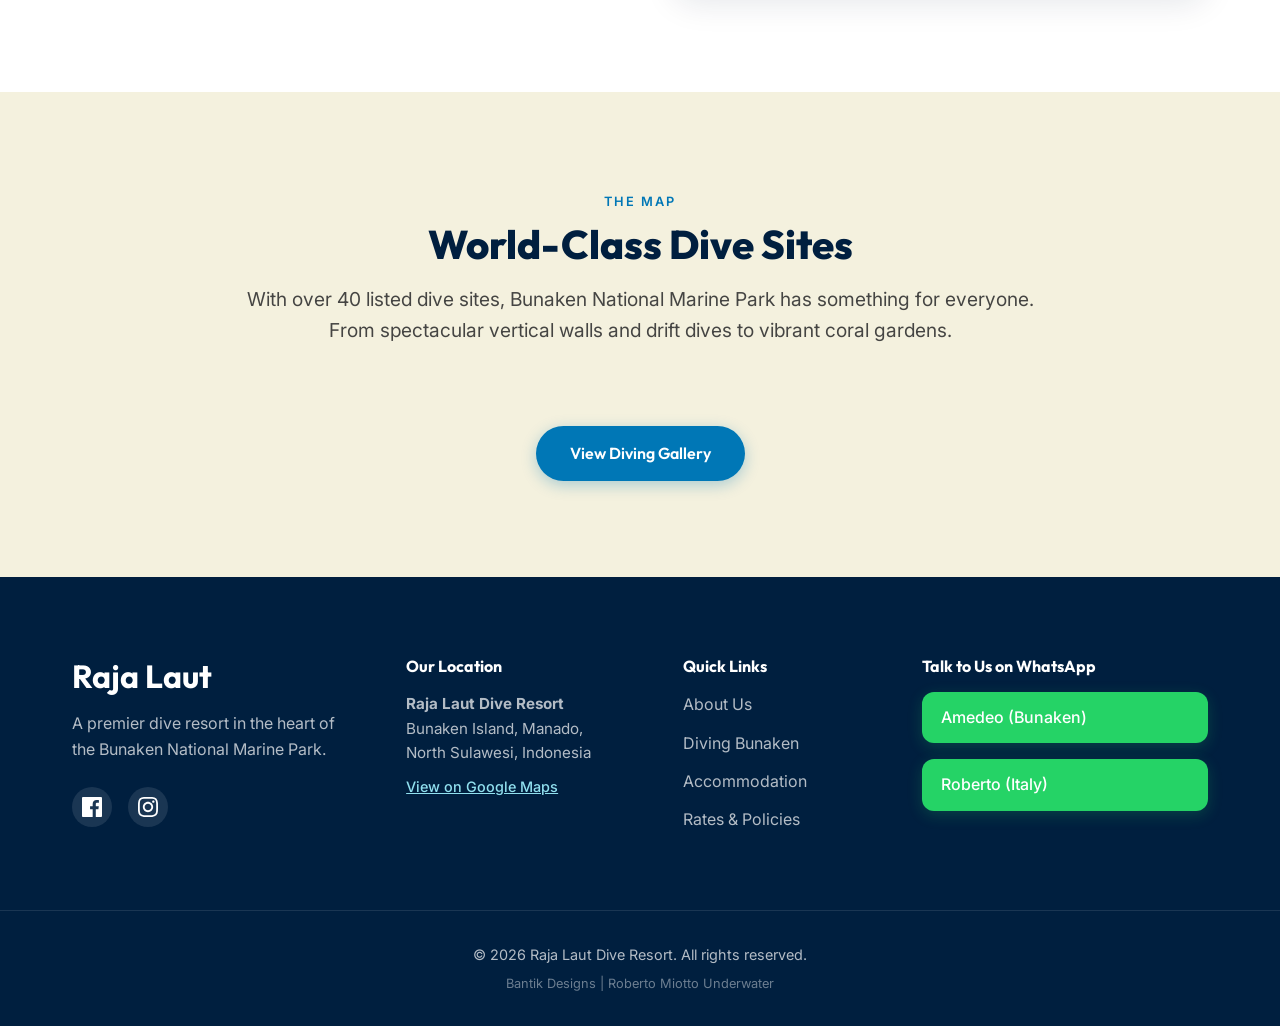
<file: diving.html>
<!DOCTYPE html>
<html lang="en">
<head>
    <meta charset="UTF-8">
    <meta name="viewport" content="width=device-width, initial-scale=1.0">
    <title>Diving Bunaken | Raja Laut Dive Resort</title>
    <!-- Google Fonts -->
    <link rel="preconnect" href="https://fonts.googleapis.com">
    <link rel="preconnect" href="https://fonts.gstatic.com" crossorigin>
    <link href="https://fonts.googleapis.com/css2?family=Outfit:wght@300;400;600;800&family=Inter:wght@300;400;500&display=swap" rel="stylesheet">
    <link rel="stylesheet" href="./style.css">
</head>
<body style="padding-top: 100px;">

    <!-- Navigation -->
    <nav class="navbar scrolled" id="navbar">
        <div class="nav-container">
            <a href="index.html" class="brand-logo">Raja Laut</a>
            <div class="nav-links">
                <a href="index.html">Home</a>
                <div class="dropdown">
                    <a href="about.html">About Us</a>
                    <div class="dropdown-content">
                        <a href="about.html#coelacanth">The Coelacanth</a>
                        <a href="about.html#location">The Location</a>
                        <a href="about.html#reachus">How to reach us</a>
                    </div>
                </div>
                
                <div class="dropdown">
                    <a href="diving.html">Diving Bunaken</a>
                    <div class="dropdown-content">
                        <a href="diving.html#philosophy">Diving Philosophy</a>
                        <a href="diving.html#bestperiod">Best time to visit</a>
                        <a href="diving.html#dive-sites">Dive Sites</a>
                    </div>
                </div>
                
                <div class="dropdown">
                    <a href="accommodation.html">Accommodation</a>
                    <div class="dropdown-content">
                        <a href="accommodation.html#bungalows">The Bungalows</a>
                        <a href="accommodation.html#ecosoul">Our Ecological Soul</a>
                        <a href="accommodation.html#resto">The Restaurant</a>
                    </div>
                </div>
                
                <div class="dropdown">
                    <a href="rates.html">Rates</a>
                    <div class="dropdown-content">
                        <a href="rates.html#accommodation">Accommodation</a>
                        <a href="rates.html#diving">Fun Diving</a>
                        <a href="rates.html#courses">Dive Courses</a>
                        <a href="rates.html#snorkeling">Snorkeling & Others</a>
                        <a href="rates.html#transfers">Transfers</a>
                    </div>
                </div>
                
                <a href="gallery.html">Gallery</a>
                <a href="contact.html">Contact Us</a>
                <a href="special-offers.html" class="btn-primary">Offers</a>
            </div>
            <div class="mobile-menu-btn" id="mobile-menu-btn">
                <span></span>
                <span></span>
                <span></span>
            </div>
        </div>
    </nav>

    <!-- Content -->
    <section class="section diving-section" id="philosophy">
        <div class="container">
            <div class="section-header center fade-in">
                <span class="section-tag" style="color:var(--ocean-light)">Explore the Depths</span>
                <h1 class="section-title text-light">Diving Philosophy</h1>
                <p class="section-subtitle text-light">Jump into the blue with experienced local guides and European instructors in the heart of the Bunaken National Marine Park.</p>
            </div>
            <div class="accordion-gallery fade-in delay-100">
                <div class="accordion-item active" style="background-image: url('./assets/majestic_coral_wall.png');" tabindex="0">
                    <div class="accordion-overlay"></div>
                    <div class="accordion-content">
                        <div class="accordion-icon">🐠</div>
                        <div class="accordion-text">
                            <h3>Best Asian Coral Walls</h3>
                            <p>Experience dramatic drop-offs covered in majestic corals, sea fans, and sponges teeming with vibrant marine life.</p>
                        </div>
                    </div>
                </div>
                <div class="accordion-item" style="background-image: url('./assets/gallery_school.png');" tabindex="0">
                    <div class="accordion-overlay"></div>
                    <div class="accordion-content">
                        <div class="accordion-icon">👥</div>
                        <div class="accordion-text">
                            <h3>Small Groups</h3>
                            <p>We believe in personalized experiences. Small groups ensure your pleasure, safety, and high-standard service from our professional staff.</p>
                        </div>
                    </div>
                </div>
                <div class="accordion-item" style="background-image: url('./assets/rates_transfers.png');" tabindex="0">
                    <div class="accordion-overlay"></div>
                    <div class="accordion-content">
                        <div class="accordion-icon">🚤</div>
                        <div class="accordion-text">
                            <h3>Spacious Dive Boats</h3>
                            <p>Up-to-date and efficiently maintained diving equipment paired with spacious dive boats featuring powerful speed engines.</p>
                        </div>
                    </div>
                </div>
            </div>
        </div>
    </section>
    
    <section class="section" id="bestperiod" style="background: white;">
        <div class="container layout-grid layout-2-col">
            <div class="about-text fade-in">
                <span class="section-tag">When to come</span>
                <h2 class="section-title">Best Time to Visit</h2>
                <p>Bunaken offers exceptional diving year-round thanks to its tropical climate and consistently warm water temperatures (27-29&deg;C / 81-84&deg;F).</p>
                <p>However, the dry season from April to October generally offers the best visibility, reaching up to 30 meters or more. The sea is often calmer during these months, making for comfortable boat crossings.</p>
            </div>
            <div class="about-image-wrapper fade-in delay-200">
                <div class="image-glass-card">
                    <img src="./assets/eco_bungalow.png" alt="Best time to visit" class="about-img">
                </div>
            </div>
        </div>
    </section>

    <section class="section" id="dive-sites" style="background: var(--sand);">
        <div class="container center fade-in">
            <span class="section-tag">The Map</span>
            <h2 class="section-title">World-Class Dive Sites</h2>
            <p class="section-subtitle">With over 40 listed dive sites, Bunaken National Marine Park has something for everyone. From spectacular vertical walls and drift dives to vibrant coral gardens.</p>
            <a href="gallery.html" class="btn-primary mt-4">View Diving Gallery</a>
        </div>
    </section>

    <!-- Contact & Footer -->
    <footer class="footer" id="contact">
        <div class="container footer-grid">
            <div class="footer-brand">
                <h3 class="footer-logo">Raja Laut</h3>
                <p>A premier dive resort in the heart of the Bunaken National Marine Park.</p>
                <div class="social-links">
                    <a href="https://www.facebook.com/Raja-Laut-Dive-Resort-513808795382900" target="_blank" aria-label="Facebook">
                        <svg width="20" height="20" fill="currentColor" viewBox="0 0 24 24"><path d="M22.675 0h-21.35c-.732 0-1.325.593-1.325 1.325v21.351c0 .731.593 1.324 1.325 1.324h11.495v-9.294h-3.128v-3.622h3.128v-2.671c0-3.1 1.893-4.788 4.659-4.788 1.325 0 2.463.099 2.795.143v3.24l-1.918.001c-1.504 0-1.795.715-1.795 1.763v2.313h3.587l-.467 3.622h-3.12v9.293h6.116c.73 0 1.323-.593 1.323-1.325v-21.35c0-.732-.593-1.325-1.325-1.325z"/></svg>
                    </a>
                    <a href="https://www.instagram.com/explore/tags/rajalautdiveresort/" target="_blank" aria-label="Instagram">
                        <svg width="20" height="20" fill="currentColor" viewBox="0 0 24 24"><path d="M12 2.163c3.204 0 3.584.012 4.85.07 3.252.148 4.771 1.691 4.919 4.919.058 1.265.069 1.645.069 4.849 0 3.205-.012 3.584-.069 4.849-.149 3.225-1.664 4.771-4.919 4.919-1.266.058-1.644.07-4.85.07-3.204 0-3.584-.012-4.849-.07-3.26-.149-4.771-1.699-4.919-4.92-.058-1.265-.07-1.644-.07-4.849 0-3.204.013-3.583.07-4.849.149-3.227 1.664-4.771 4.919-4.919 1.266-.057 1.645-.069 4.849-.069zm0-2.163c-3.259 0-3.667.014-4.947.072-4.358.2-6.78 2.618-6.98 6.98-.059 1.281-.073 1.689-.073 4.948 0 3.259.014 3.668.072 4.948.2 4.358 2.618 6.78 6.98 6.98 1.281.058 1.689.072 4.948.072 3.259 0 3.668-.014 4.948-.072 4.354-.2 6.782-2.618 6.979-6.98.059-1.28.073-1.689.073-4.948 0-3.259-.014-3.667-.072-4.947-.196-4.354-2.617-6.78-6.979-6.98-1.281-.059-1.69-.073-4.949-.073zm0 5.838c-3.403 0-6.162 2.759-6.162 6.162s2.759 6.163 6.162 6.163 6.162-2.759 6.162-6.163c0-3.403-2.759-6.162-6.162-6.162zm0 10.162c-2.209 0-4-1.79-4-4 0-2.209 1.791-4 4-4s4 1.791 4 4c0 2.21-1.791 4-4 4zm6.406-11.845c-.796 0-1.441.645-1.441 1.44s.645 1.44 1.441 1.44c.795 0 1.439-.645 1.439-1.44s-.644-1.44-1.439-1.44z"/></svg>
                    </a>
                </div>
            </div>

            <div class="footer-address">
                <h4>Our Location</h4>
                <p>
                    <strong>Raja Laut Dive Resort</strong><br>
                    Bunaken Island, Manado,<br>
                    North Sulawesi, Indonesia
                </p>
                <p style="margin-top: 10px;">
                    <a href="https://www.google.com/maps/search/Raja+Laut+Dive+Resort" target="_blank" class="map-link">View on Google Maps</a>
                </p>
            </div>
            
            <div class="footer-links">
                <h4>Quick Links</h4>
                <ul>
                    <li><a href="about.html">About Us</a></li>
                    <li><a href="diving.html">Diving Bunaken</a></li>
                    <li><a href="accommodation.html">Accommodation</a></li>
                    <li><a href="rates.html">Rates & Policies</a></li>
                </ul>
            </div>
            
            <div class="footer-contact">
                <h4>Talk to Us on WhatsApp</h4>
                <div class="whatsapp-contacts">
                    <a href="https://api.whatsapp.com/send?phone=6281219742053" target="_blank" class="wa-btn">
                        <span>Amedeo (Bunaken)</span>
                    </a>
                    <a href="https://api.whatsapp.com/send?phone=393401753844" target="_blank" class="wa-btn">
                        <span>Roberto (Italy)</span>
                    </a>
                </div>
            </div>
        </div>
        <div class="footer-bottom">
            <p>&copy; 2026 Raja Laut Dive Resort. All rights reserved.</p>
            <p class="small-text">Bantik Designs | Roberto Miotto Underwater</p>
        </div>
    </footer>

    <script src="./main.js"></script>
</body>
</html>
</file>
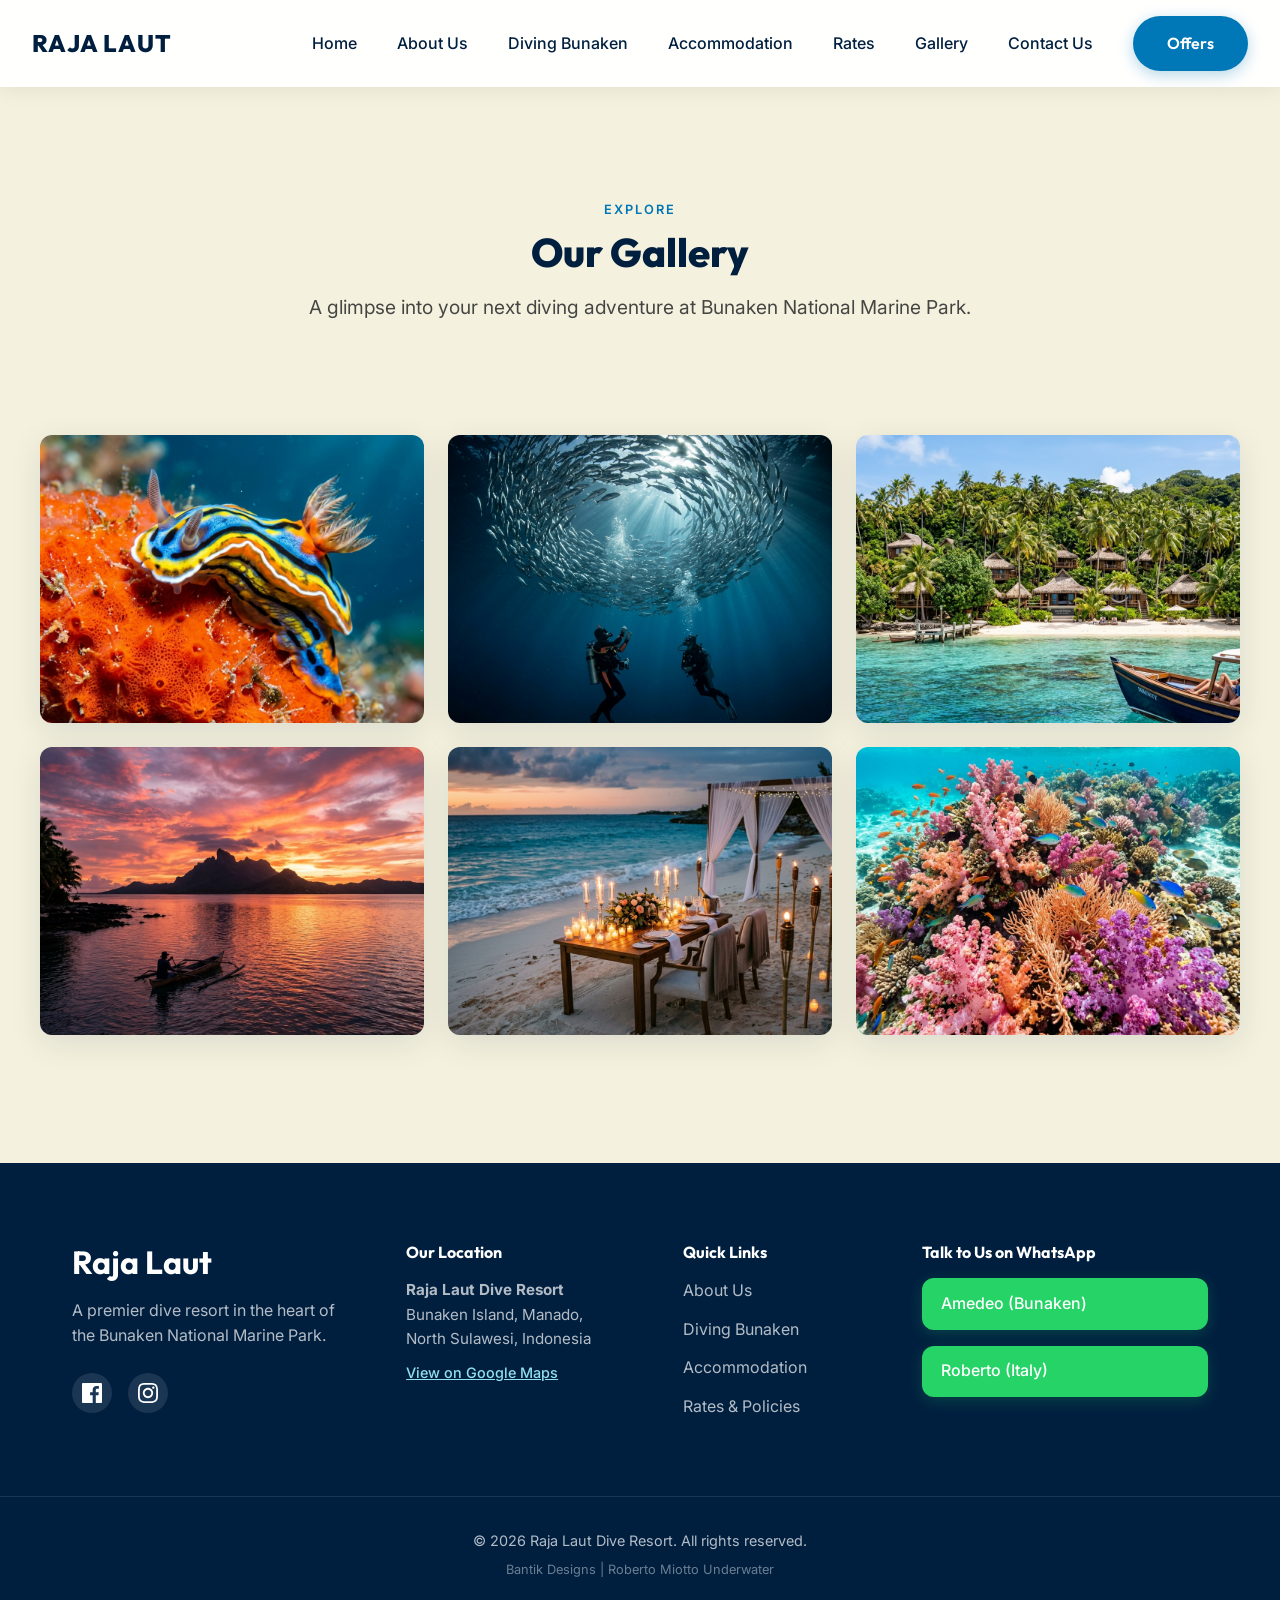
<file: gallery.html>
<!DOCTYPE html>
<html lang="en">
<head>
    <meta charset="UTF-8">
    <meta name="viewport" content="width=device-width, initial-scale=1.0">
    <title>Gallery | Raja Laut Dive Resort</title>
    <link rel="preconnect" href="https://fonts.googleapis.com">
    <link rel="preconnect" href="https://fonts.gstatic.com" crossorigin>
    <link href="https://fonts.googleapis.com/css2?family=Outfit:wght@300;400;600;800&family=Inter:wght@300;400;500&display=swap" rel="stylesheet">
    <link rel="stylesheet" href="./style.css">
    <style>
        .gallery-item {
            position: relative;
            overflow: hidden;
            border-radius: var(--radius-md);
        }
        .gallery-caption {
            position: absolute;
            bottom: 0;
            left: 0;
            width: 100%;
            padding: 1.5rem;
            background: linear-gradient(transparent, rgba(0, 31, 63, 0.95));
            color: white;
            transform: translateY(100%);
            transition: transform 0.3s ease;
        }
        .gallery-item:hover .gallery-caption {
            transform: translateY(0);
        }
        .gallery-caption h4 {
            color: white;
            margin-bottom: 0.3rem;
            font-size: 1.25rem;
            font-family: 'Outfit', sans-serif;
            font-weight: 600;
        }
        .gallery-caption p {
            font-size: 0.9rem;
            opacity: 0.9;
            margin: 0;
            font-family: 'Inter', sans-serif;
        }
    </style>
</head>
<body style="padding-top: 100px;">

    <!-- Navigation -->
    <nav class="navbar scrolled" id="navbar">
        <div class="nav-container">
            <a href="index.html" class="brand-logo">Raja Laut</a>
            <div class="nav-links">
                <a href="index.html">Home</a>
                <div class="dropdown">
                    <a href="about.html">About Us</a>
                    <div class="dropdown-content">
                        <a href="about.html#coelacanth">The Coelacanth</a>
                        <a href="about.html#location">The Location</a>
                        <a href="about.html#reachus">How to reach us</a>
                    </div>
                </div>
                
                <div class="dropdown">
                    <a href="diving.html">Diving Bunaken</a>
                    <div class="dropdown-content">
                        <a href="diving.html#philosophy">Diving Philosophy</a>
                        <a href="diving.html#bestperiod">Best time to visit</a>
                        <a href="diving.html#dive-sites">Dive Sites</a>
                    </div>
                </div>
                
                <div class="dropdown">
                    <a href="accommodation.html">Accommodation</a>
                    <div class="dropdown-content">
                        <a href="accommodation.html#bungalows">The Bungalows</a>
                        <a href="accommodation.html#ecosoul">Our Ecological Soul</a>
                        <a href="accommodation.html#resto">The Restaurant</a>
                    </div>
                </div>
                
                <div class="dropdown">
                    <a href="rates.html">Rates</a>
                    <div class="dropdown-content">
                        <a href="rates.html#accommodation">Accommodation</a>
                        <a href="rates.html#diving">Fun Diving</a>
                        <a href="rates.html#courses">Dive Courses</a>
                        <a href="rates.html#snorkeling">Snorkeling & Others</a>
                        <a href="rates.html#transfers">Transfers</a>
                    </div>
                </div>
                
                <a href="gallery.html">Gallery</a>
                <a href="contact.html">Contact Us</a>
                <a href="special-offers.html" class="btn-primary">Offers</a>
            </div>
            <div class="mobile-menu-btn" id="mobile-menu-btn">
                <span></span>
                <span></span>
                <span></span>
            </div>
        </div>
    </nav>

    <!-- Content -->
    <section class="section" style="padding-bottom: 2rem;">
        <div class="container center fade-in">
            <span class="section-tag">Explore</span>
            <h1 class="section-title">Our Gallery</h1>
            <p class="section-subtitle">A glimpse into your next diving adventure at Bunaken National Marine Park.</p>
        </div>
    </section>

    <!-- Gallery Grid -->
    <section class="section" style="padding-top: 0; min-height: 50vh;">
        <div class="container gallery-grid">
            <div class="gallery-item fade-in">
                <img src="./assets/gallery_macro.png" alt="Macro Nudibranch">
                <div class="gallery-caption">
                    <h4>Vibrant Macro Life</h4>
                    <p>Discover the incredible hidden details of Bunaken's reefs.</p>
                </div>
            </div>
            <div class="gallery-item fade-in delay-100">
                <img src="./assets/gallery_school.png" alt="School of Jacks">
                <div class="gallery-caption">
                    <h4>Epic Encounters</h4>
                    <p>Swim alongside massive schools of energetic silver jack fish.</p>
                </div>
            </div>
            <div class="gallery-item fade-in delay-200">
                <img src="./assets/gallery_resort.png" alt="Raja Laut Eco Resort">
                <div class="gallery-caption">
                    <h4>Tropical Haven</h4>
                    <p>Our premium eco-resort hidden among lush island palms.</p>
                </div>
            </div>
            <div class="gallery-item fade-in">
                <img src="./assets/gallery_sunset.png" alt="Bunaken Sunset">
                <div class="gallery-caption">
                    <h4>Breathtaking Sunsets</h4>
                    <p>End your dive day perfectly with explosive twilight colors.</p>
                </div>
            </div>
            <div class="gallery-item fade-in delay-100">
                <img src="./assets/gallery_dining.png" alt="Beachfront Dining">
                <div class="gallery-caption">
                    <h4>Romantic Dining</h4>
                    <p>Enjoy private candlelit dinners right on the pristine white sand.</p>
                </div>
            </div>
            <div class="gallery-item fade-in delay-200">
                <img src="./assets/gallery_coral.png" alt="Soft Coral Gardens">
                <div class="gallery-caption">
                    <h4>Pristine Reefs</h4>
                    <p>Explore thriving soft coral gardens practically untouched by time.</p>
                </div>
            </div>
        </div>
    </section>

    <!-- Contact & Footer -->
    <footer class="footer" id="contact">
        <div class="container footer-grid">
            <div class="footer-brand">
                <h3 class="footer-logo">Raja Laut</h3>
                <p>A premier dive resort in the heart of the Bunaken National Marine Park.</p>
                <div class="social-links">
                    <a href="https://www.facebook.com/Raja-Laut-Dive-Resort-513808795382900" target="_blank" aria-label="Facebook">
                        <svg width="20" height="20" fill="currentColor" viewBox="0 0 24 24"><path d="M22.675 0h-21.35c-.732 0-1.325.593-1.325 1.325v21.351c0 .731.593 1.324 1.325 1.324h11.495v-9.294h-3.128v-3.622h3.128v-2.671c0-3.1 1.893-4.788 4.659-4.788 1.325 0 2.463.099 2.795.143v3.24l-1.918.001c-1.504 0-1.795.715-1.795 1.763v2.313h3.587l-.467 3.622h-3.12v9.293h6.116c.73 0 1.323-.593 1.323-1.325v-21.35c0-.732-.593-1.325-1.325-1.325z"/></svg>
                    </a>
                    <a href="https://www.instagram.com/explore/tags/rajalautdiveresort/" target="_blank" aria-label="Instagram">
                        <svg width="20" height="20" fill="currentColor" viewBox="0 0 24 24"><path d="M12 2.163c3.204 0 3.584.012 4.85.07 3.252.148 4.771 1.691 4.919 4.919.058 1.265.069 1.645.069 4.849 0 3.205-.012 3.584-.069 4.849-.149 3.225-1.664 4.771-4.919 4.919-1.266.058-1.644.07-4.85.07-3.204 0-3.584-.012-4.849-.07-3.26-.149-4.771-1.699-4.919-4.92-.058-1.265-.07-1.644-.07-4.849 0-3.204.013-3.583.07-4.849.149-3.227 1.664-4.771 4.919-4.919 1.266-.057 1.645-.069 4.849-.069zm0-2.163c-3.259 0-3.667.014-4.947.072-4.358.2-6.78 2.618-6.98 6.98-.059 1.281-.073 1.689-.073 4.948 0 3.259.014 3.668.072 4.948.2 4.358 2.618 6.78 6.98 6.98 1.281.058 1.689.072 4.948.072 3.259 0 3.668-.014 4.948-.072 4.354-.2 6.782-2.618 6.979-6.98.059-1.28.073-1.689.073-4.948 0-3.259-.014-3.667-.072-4.947-.196-4.354-2.617-6.78-6.979-6.98-1.281-.059-1.69-.073-4.949-.073zm0 5.838c-3.403 0-6.162 2.759-6.162 6.162s2.759 6.163 6.162 6.163 6.162-2.759 6.162-6.163c0-3.403-2.759-6.162-6.162-6.162zm0 10.162c-2.209 0-4-1.79-4-4 0-2.209 1.791-4 4-4s4 1.791 4 4c0 2.21-1.791 4-4 4zm6.406-11.845c-.796 0-1.441.645-1.441 1.44s.645 1.44 1.441 1.44c.795 0 1.439-.645 1.439-1.44s-.644-1.44-1.439-1.44z"/></svg>
                    </a>
                </div>
            </div>

            <div class="footer-address">
                <h4>Our Location</h4>
                <p>
                    <strong>Raja Laut Dive Resort</strong><br>
                    Bunaken Island, Manado,<br>
                    North Sulawesi, Indonesia
                </p>
                <p style="margin-top: 10px;">
                    <a href="https://www.google.com/maps/search/Raja+Laut+Dive+Resort" target="_blank" class="map-link">View on Google Maps</a>
                </p>
            </div>
            
            <div class="footer-links">
                <h4>Quick Links</h4>
                <ul>
                    <li><a href="about.html">About Us</a></li>
                    <li><a href="diving.html">Diving Bunaken</a></li>
                    <li><a href="accommodation.html">Accommodation</a></li>
                    <li><a href="rates.html">Rates & Policies</a></li>
                </ul>
            </div>
            
            <div class="footer-contact">
                <h4>Talk to Us on WhatsApp</h4>
                <div class="whatsapp-contacts">
                    <a href="https://api.whatsapp.com/send?phone=6281219742053" target="_blank" class="wa-btn">
                        <span>Amedeo (Bunaken)</span>
                    </a>
                    <a href="https://api.whatsapp.com/send?phone=393401753844" target="_blank" class="wa-btn">
                        <span>Roberto (Italy)</span>
                    </a>
                </div>
            </div>
        </div>
        <div class="footer-bottom">
            <p>&copy; 2026 Raja Laut Dive Resort. All rights reserved.</p>
            <p class="small-text">Bantik Designs | Roberto Miotto Underwater</p>
        </div>
    </footer>

    <script src="./main.js"></script>
</body>
</html>
</file>
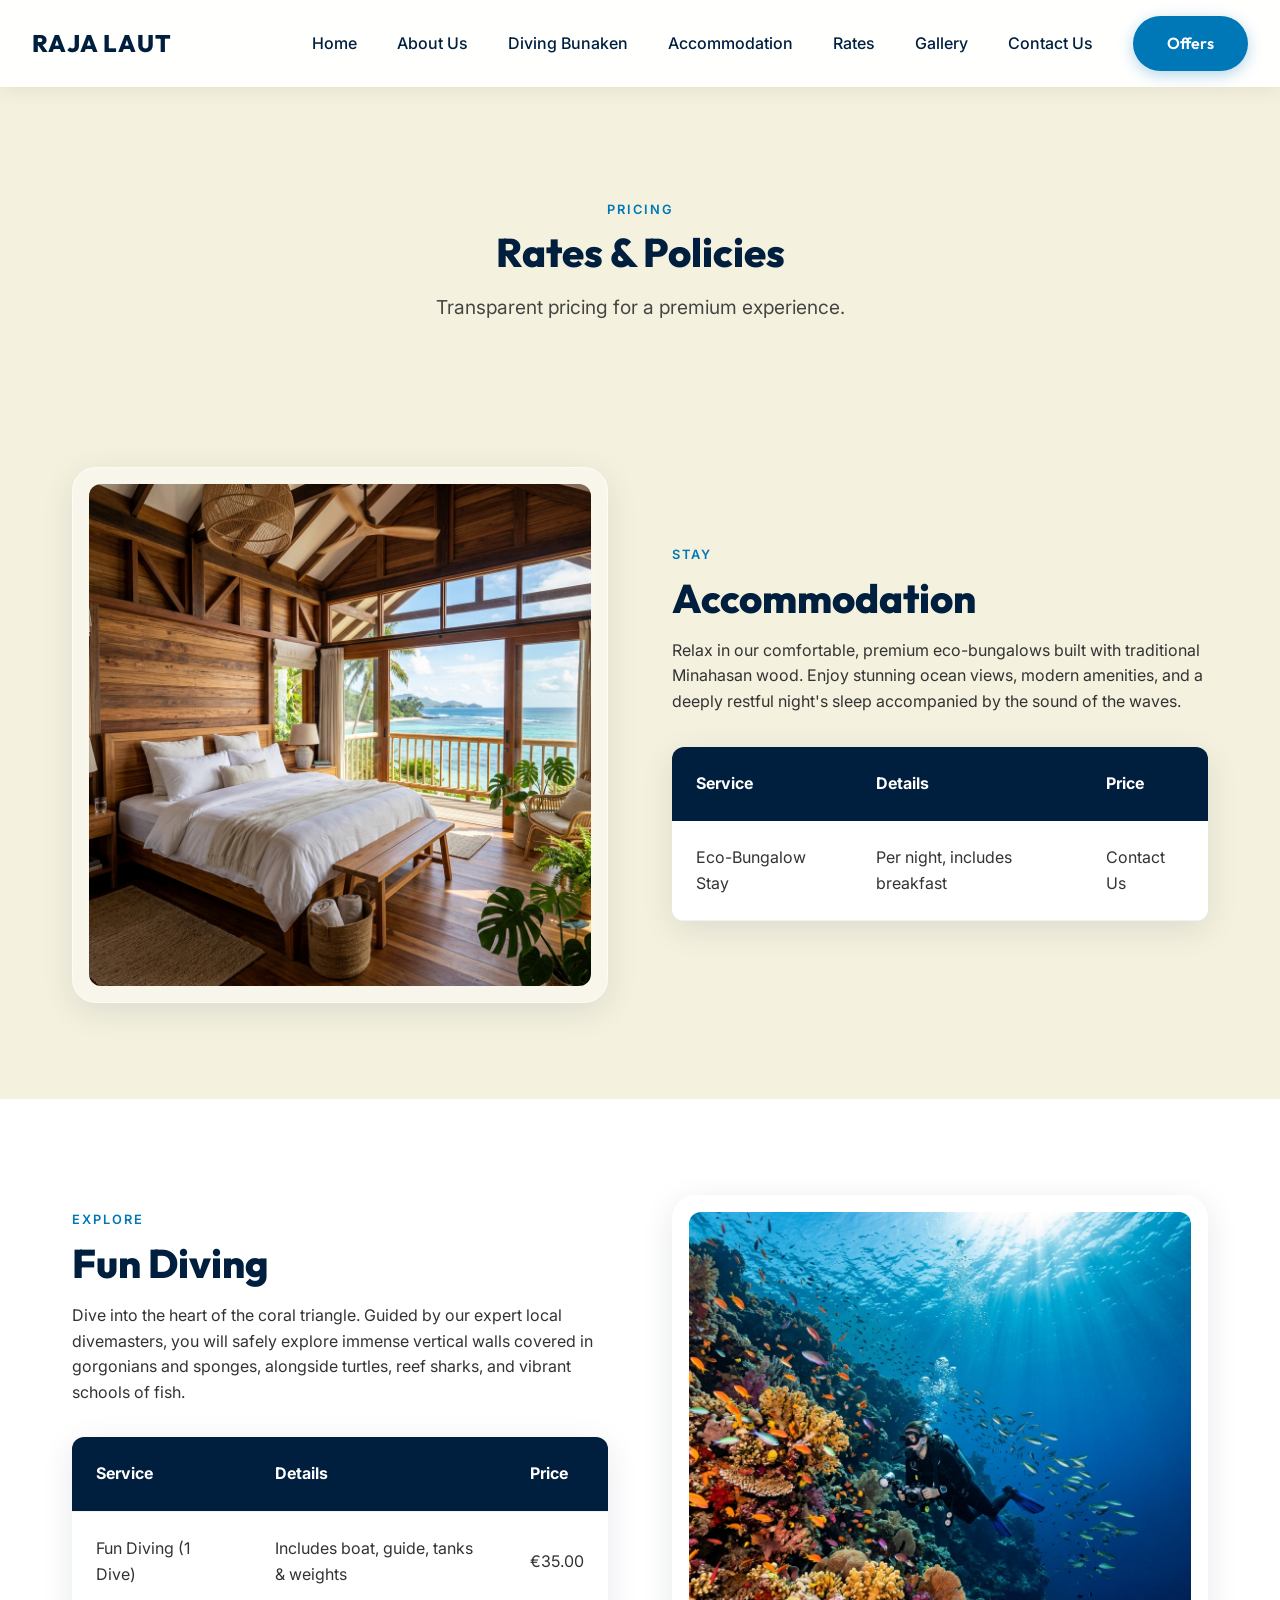
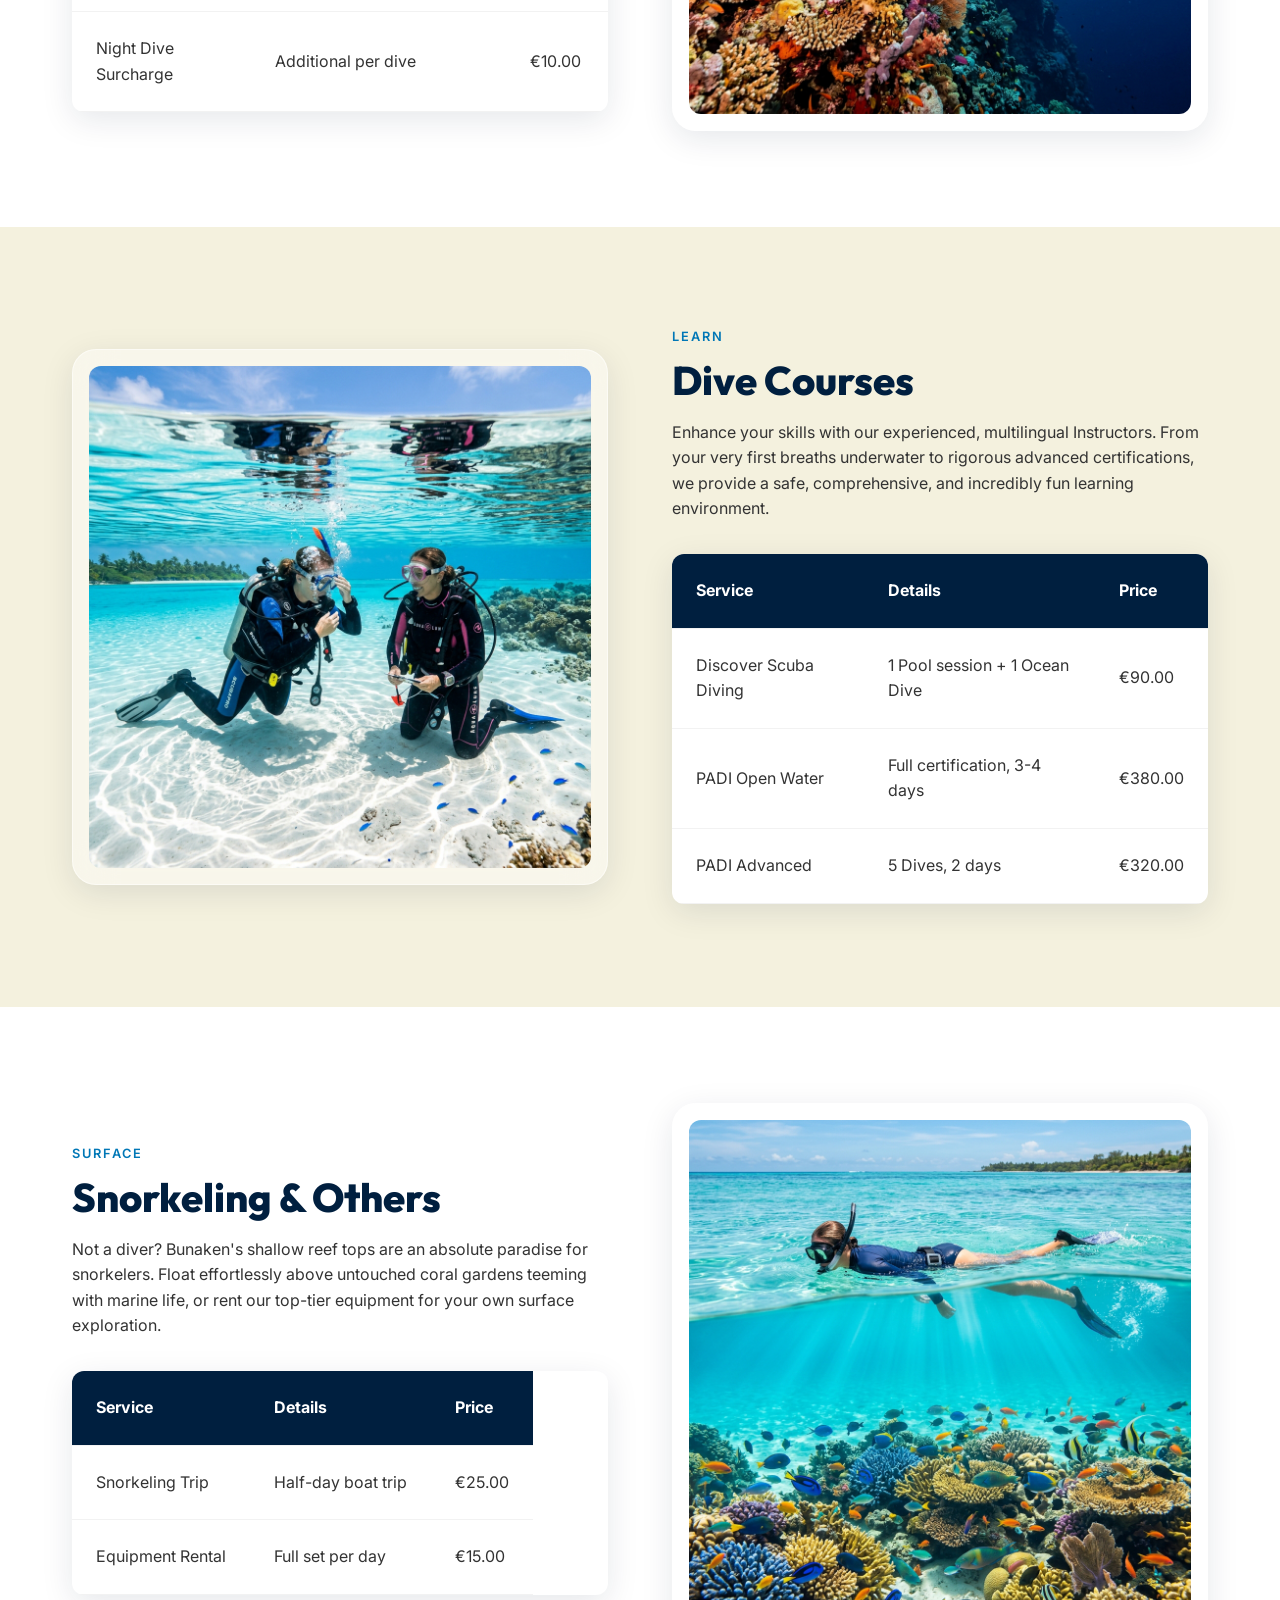
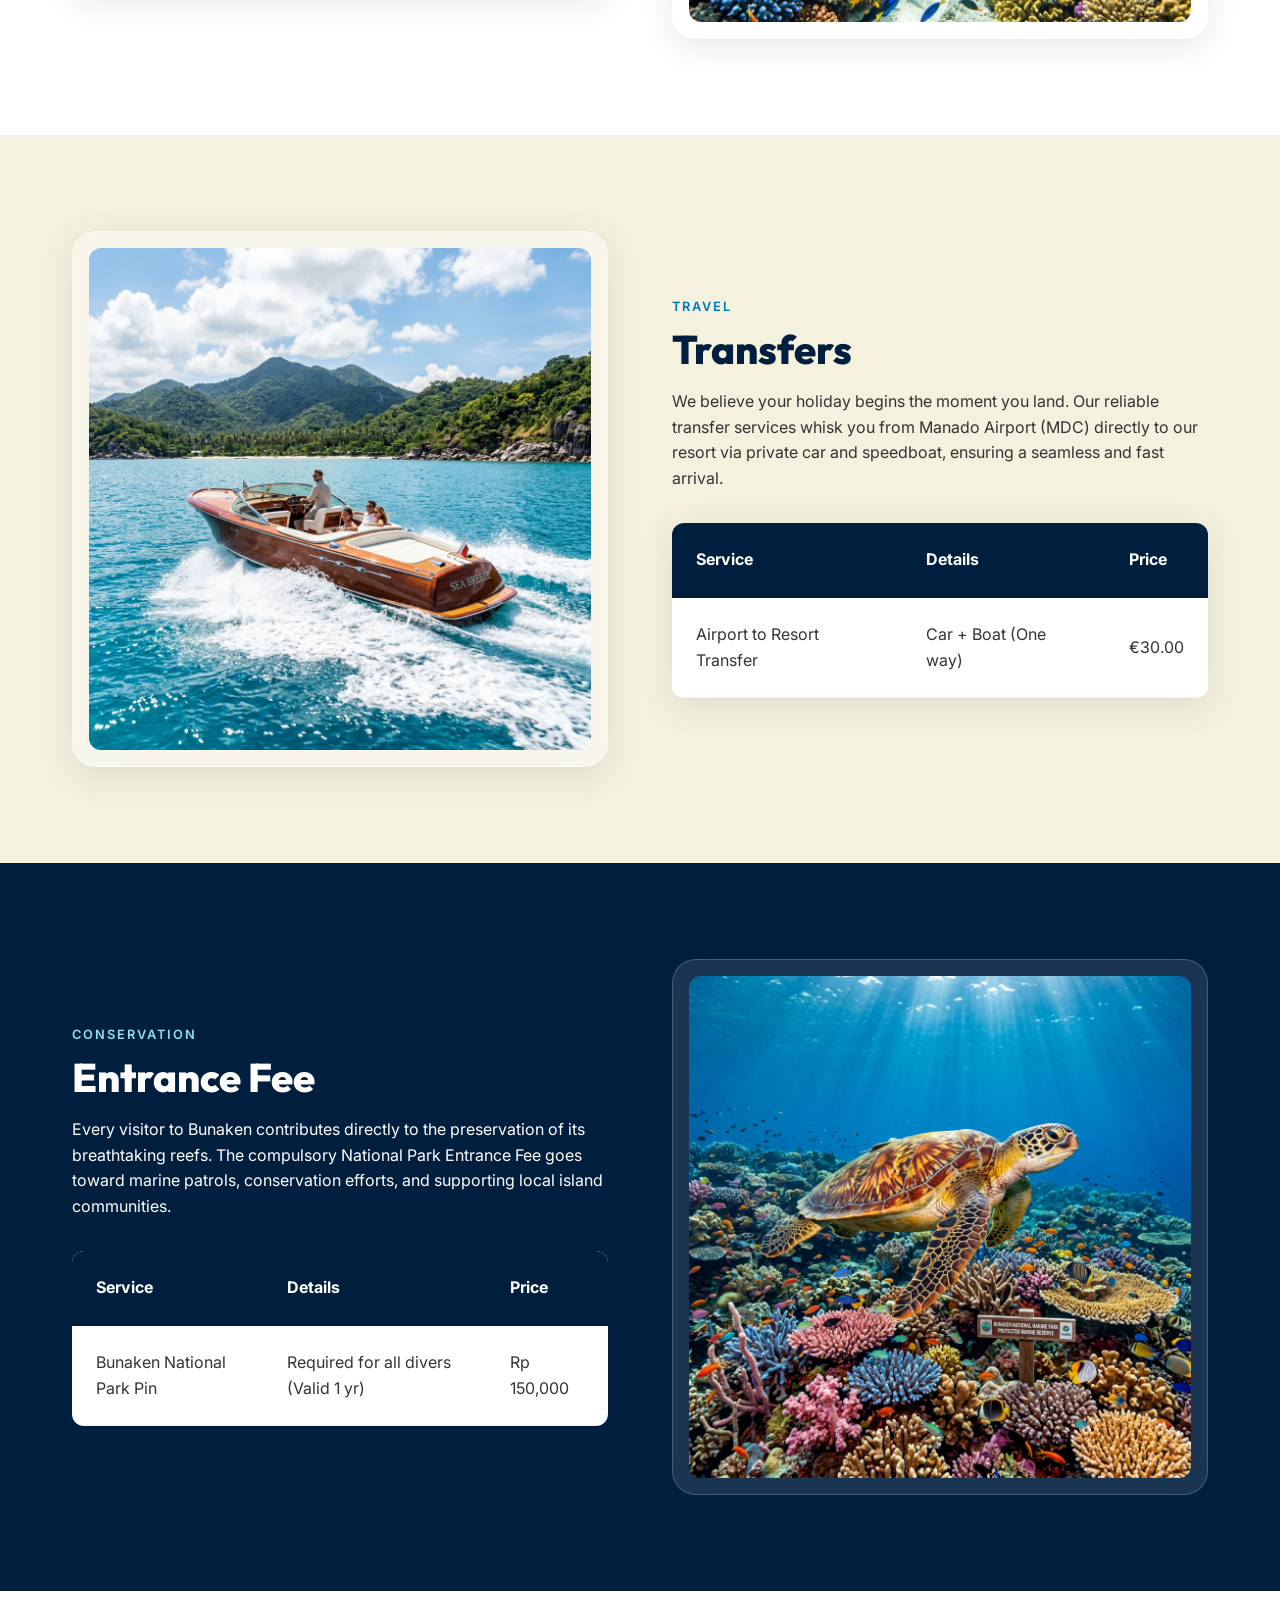
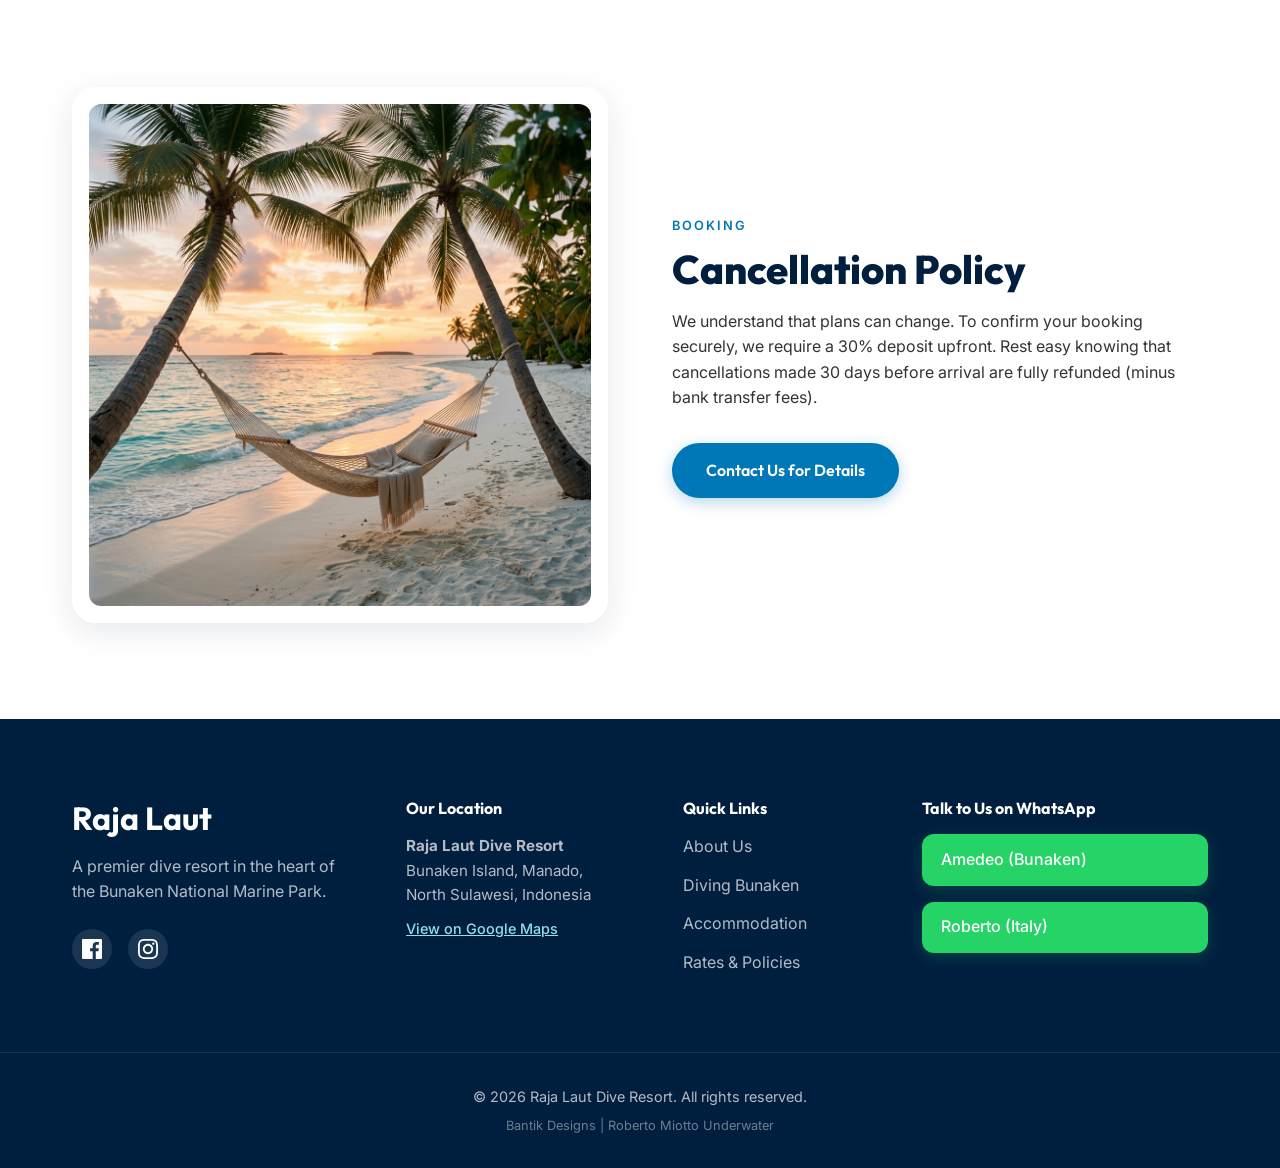
<file: rates.html>
<!DOCTYPE html>
<html lang="en">
<head>
    <meta charset="UTF-8">
    <meta name="viewport" content="width=device-width, initial-scale=1.0">
    <title>Rates | Raja Laut Dive Resort</title>
    <!-- Google Fonts -->
    <link rel="preconnect" href="https://fonts.googleapis.com">
    <link rel="preconnect" href="https://fonts.gstatic.com" crossorigin>
    <link href="https://fonts.googleapis.com/css2?family=Outfit:wght@300;400;600;800&family=Inter:wght@300;400;500&display=swap" rel="stylesheet">
    <link rel="stylesheet" href="./style.css">
    <style>
        .pricing-table { width: 100%; border-collapse: collapse; margin-top: 2rem; background: white; border-radius: var(--radius-md); overflow: hidden; box-shadow: var(--shadow-glass); }
        .pricing-table th, .pricing-table td { padding: 1.5rem; text-align: left; border-bottom: 1px solid rgba(0,0,0,0.05); }
        .pricing-table th { background: var(--ocean-dark); color: white; }
    </style>
</head>
<body style="padding-top: 100px;">

    <!-- Navigation -->
    <nav class="navbar scrolled" id="navbar">
        <div class="nav-container">
            <a href="index.html" class="brand-logo">Raja Laut</a>
            <div class="nav-links">
                <a href="index.html">Home</a>
                <div class="dropdown">
                    <a href="about.html">About Us</a>
                    <div class="dropdown-content">
                        <a href="about.html#coelacanth">The Coelacanth</a>
                        <a href="about.html#location">The Location</a>
                        <a href="about.html#reachus">How to reach us</a>
                    </div>
                </div>
                
                <div class="dropdown">
                    <a href="diving.html">Diving Bunaken</a>
                    <div class="dropdown-content">
                        <a href="diving.html#philosophy">Diving Philosophy</a>
                        <a href="diving.html#bestperiod">Best time to visit</a>
                        <a href="diving.html#dive-sites">Dive Sites</a>
                    </div>
                </div>
                
                <div class="dropdown">
                    <a href="accommodation.html">Accommodation</a>
                    <div class="dropdown-content">
                        <a href="accommodation.html#bungalows">The Bungalows</a>
                        <a href="accommodation.html#ecosoul">Our Ecological Soul</a>
                        <a href="accommodation.html#resto">The Restaurant</a>
                    </div>
                </div>
                
                <div class="dropdown">
                    <a href="rates.html">Rates</a>
                    <div class="dropdown-content">
                        <a href="rates.html#accommodation">Accommodation</a>
                        <a href="rates.html#diving">Fun Diving</a>
                        <a href="rates.html#courses">Dive Courses</a>
                        <a href="rates.html#snorkeling">Snorkeling & Others</a>
                        <a href="rates.html#transfers">Transfers</a>
                    </div>
                </div>
                
                <a href="gallery.html">Gallery</a>
                <a href="contact.html">Contact Us</a>
                <a href="special-offers.html" class="btn-primary">Offers</a>
            </div>
            <div class="mobile-menu-btn" id="mobile-menu-btn">
                <span></span>
                <span></span>
                <span></span>
            </div>
        </div>
    </nav>

    <!-- Content -->
    <section class="section" style="padding-bottom: 0;">
        <div class="container center fade-in">
            <span class="section-tag">Pricing</span>
            <h1 class="section-title">Rates & Policies</h1>
            <p class="section-subtitle">Transparent pricing for a premium experience.</p>
        </div>
    </section>

    <!-- Accommodation -->
    <section class="section" id="accommodation">
        <div class="container layout-grid layout-2-col reverse-mobile">
            <div class="about-image-wrapper fade-in">
                <div class="image-glass-card">
                    <img src="./assets/rates_accommodation.png" alt="Accommodation" class="about-img">
                </div>
            </div>
            <div class="about-text fade-in">
                <span class="section-tag">Stay</span>
                <h2 class="section-title">Accommodation</h2>
                <p>Relax in our comfortable, premium eco-bungalows built with traditional Minahasan wood. Enjoy stunning ocean views, modern amenities, and a deeply restful night's sleep accompanied by the sound of the waves.</p>
                <table class="pricing-table mt-4">
                    <thead><tr><th>Service</th><th>Details</th><th>Price</th></tr></thead>
                    <tbody>
                        <tr><td>Eco-Bungalow Stay</td><td>Per night, includes breakfast</td><td>Contact Us</td></tr>
                    </tbody>
                </table>
            </div>
        </div>
    </section>

    <!-- Fun Diving -->
    <section class="section" id="diving" style="background: white;">
        <div class="container layout-grid layout-2-col">
            <div class="about-text fade-in">
                <span class="section-tag">Explore</span>
                <h2 class="section-title">Fun Diving</h2>
                <p>Dive into the heart of the coral triangle. Guided by our expert local divemasters, you will safely explore immense vertical walls covered in gorgonians and sponges, alongside turtles, reef sharks, and vibrant schools of fish.</p>
                <table class="pricing-table mt-4">
                    <thead><tr><th>Service</th><th>Details</th><th>Price</th></tr></thead>
                    <tbody>
                        <tr><td>Fun Diving (1 Dive)</td><td>Includes boat, guide, tanks & weights</td><td>€35.00</td></tr>
                        <tr><td>Night Dive Surcharge</td><td>Additional per dive</td><td>€10.00</td></tr>
                    </tbody>
                </table>
            </div>
            <div class="about-image-wrapper fade-in delay-200">
                <div class="image-glass-card">
                    <img src="./assets/rates_fundiving.png" alt="Fun Diving" class="about-img">
                </div>
            </div>
        </div>
    </section>

    <!-- Dive Courses -->
    <section class="section" id="courses" style="background: var(--sand);">
        <div class="container layout-grid layout-2-col reverse-mobile">
            <div class="about-image-wrapper fade-in">
                <div class="image-glass-card">
                    <img src="./assets/rates_courses.png" alt="Dive Courses" class="about-img">
                </div>
            </div>
            <div class="about-text fade-in delay-200">
                <span class="section-tag">Learn</span>
                <h2 class="section-title">Dive Courses</h2>
                <p>Enhance your skills with our experienced, multilingual Instructors. From your very first breaths underwater to rigorous advanced certifications, we provide a safe, comprehensive, and incredibly fun learning environment.</p>
                <table class="pricing-table mt-4">
                    <thead><tr><th>Service</th><th>Details</th><th>Price</th></tr></thead>
                    <tbody>
                        <tr><td>Discover Scuba Diving</td><td>1 Pool session + 1 Ocean Dive</td><td>€90.00</td></tr>
                        <tr><td>PADI Open Water</td><td>Full certification, 3-4 days</td><td>€380.00</td></tr>
                        <tr><td>PADI Advanced</td><td>5 Dives, 2 days</td><td>€320.00</td></tr>
                    </tbody>
                </table>
            </div>
        </div>
    </section>

    <!-- Snorkeling & Others -->
    <section class="section" id="snorkeling" style="background: white;">
        <div class="container layout-grid layout-2-col">
            <div class="about-text fade-in">
                <span class="section-tag">Surface</span>
                <h2 class="section-title">Snorkeling & Others</h2>
                <p>Not a diver? Bunaken's shallow reef tops are an absolute paradise for snorkelers. Float effortlessly above untouched coral gardens teeming with marine life, or rent our top-tier equipment for your own surface exploration.</p>
                <table class="pricing-table mt-4">
                    <thead><tr><th>Service</th><th>Details</th><th>Price</th></tr></thead>
                    <tbody>
                        <tr><td>Snorkeling Trip</td><td>Half-day boat trip</td><td>€25.00</td></tr>
                        <tr><td>Equipment Rental</td><td>Full set per day</td><td>€15.00</td></tr>
                    </tbody>
                </table>
            </div>
            <div class="about-image-wrapper fade-in delay-200">
                <div class="image-glass-card">
                    <img src="./assets/rates_snorkeling.png" alt="Snorkeling" class="about-img">
                </div>
            </div>
        </div>
    </section>

    <!-- Transfers -->
    <section class="section" id="transfers" style="background: var(--sand);">
        <div class="container layout-grid layout-2-col reverse-mobile">
            <div class="about-image-wrapper fade-in">
                <div class="image-glass-card">
                    <img src="./assets/rates_transfers.png" alt="Transfers" class="about-img">
                </div>
            </div>
            <div class="about-text fade-in delay-200">
                <span class="section-tag">Travel</span>
                <h2 class="section-title">Transfers</h2>
                <p>We believe your holiday begins the moment you land. Our reliable transfer services whisk you from Manado Airport (MDC) directly to our resort via private car and speedboat, ensuring a seamless and fast arrival.</p>
                <table class="pricing-table mt-4">
                    <thead><tr><th>Service</th><th>Details</th><th>Price</th></tr></thead>
                    <tbody>
                        <tr><td>Airport to Resort Transfer</td><td>Car + Boat (One way)</td><td>€30.00</td></tr>
                    </tbody>
                </table>
            </div>
        </div>
    </section>

    <!-- Entrance Fee -->
    <section class="section" id="entrancefee" style="background: var(--ocean-dark); color: white;">
        <div class="container layout-grid layout-2-col">
            <div class="about-text fade-in">
                <span class="section-tag" style="color: var(--ocean-light);">Conservation</span>
                <h2 class="section-title text-light">Entrance Fee</h2>
                <p>Every visitor to Bunaken contributes directly to the preservation of its breathtaking reefs. The compulsory National Park Entrance Fee goes toward marine patrols, conservation efforts, and supporting local island communities.</p>
                <table class="pricing-table mt-4" style="color: var(--text-main);">
                    <thead><tr><th>Service</th><th>Details</th><th>Price</th></tr></thead>
                    <tbody>
                        <tr id="pin"><td>Bunaken National Park Pin</td><td>Required for all divers (Valid 1 yr)</td><td>Rp 150,000</td></tr>
                    </tbody>
                </table>
            </div>
            <div class="about-image-wrapper fade-in delay-200">
                <div class="image-glass-card" style="background: rgba(255, 255, 255, 0.1); border-color: rgba(255, 255, 255, 0.2);">
                    <img src="./assets/rates_entrancefee.png" alt="Entrance Fee" class="about-img">
                </div>
            </div>
        </div>
    </section>

    <!-- Cancellation Policy -->
    <section class="section" id="cancel" style="background: white;">
        <div class="container layout-grid layout-2-col reverse-mobile">
            <div class="about-image-wrapper fade-in">
                <div class="image-glass-card">
                    <img src="./assets/rates_cancellation.png" alt="Cancellation" class="about-img">
                </div>
            </div>
            <div class="about-text fade-in delay-200">
                <span class="section-tag">Booking</span>
                <h2 class="section-title">Cancellation Policy</h2>
                <p>We understand that plans can change. To confirm your booking securely, we require a 30% deposit upfront. Rest easy knowing that cancellations made 30 days before arrival are fully refunded (minus bank transfer fees).</p>
                <div class="mt-4">
                    <a href="contact.html" class="btn-primary">Contact Us for Details</a>
                </div>
            </div>
        </div>
    </section>

    <!-- Contact & Footer -->
    <footer class="footer" id="contact">
        <div class="container footer-grid">
            <div class="footer-brand">
                <h3 class="footer-logo">Raja Laut</h3>
                <p>A premier dive resort in the heart of the Bunaken National Marine Park.</p>
                <div class="social-links">
                    <a href="https://www.facebook.com/Raja-Laut-Dive-Resort-513808795382900" target="_blank" aria-label="Facebook">
                        <svg width="20" height="20" fill="currentColor" viewBox="0 0 24 24"><path d="M22.675 0h-21.35c-.732 0-1.325.593-1.325 1.325v21.351c0 .731.593 1.324 1.325 1.324h11.495v-9.294h-3.128v-3.622h3.128v-2.671c0-3.1 1.893-4.788 4.659-4.788 1.325 0 2.463.099 2.795.143v3.24l-1.918.001c-1.504 0-1.795.715-1.795 1.763v2.313h3.587l-.467 3.622h-3.12v9.293h6.116c.73 0 1.323-.593 1.323-1.325v-21.35c0-.732-.593-1.325-1.325-1.325z"/></svg>
                    </a>
                    <a href="https://www.instagram.com/explore/tags/rajalautdiveresort/" target="_blank" aria-label="Instagram">
                        <svg width="20" height="20" fill="currentColor" viewBox="0 0 24 24"><path d="M12 2.163c3.204 0 3.584.012 4.85.07 3.252.148 4.771 1.691 4.919 4.919.058 1.265.069 1.645.069 4.849 0 3.205-.012 3.584-.069 4.849-.149 3.225-1.664 4.771-4.919 4.919-1.266.058-1.644.07-4.85.07-3.204 0-3.584-.012-4.849-.07-3.26-.149-4.771-1.699-4.919-4.92-.058-1.265-.07-1.644-.07-4.849 0-3.204.013-3.583.07-4.849.149-3.227 1.664-4.771 4.919-4.919 1.266-.057 1.645-.069 4.849-.069zm0-2.163c-3.259 0-3.667.014-4.947.072-4.358.2-6.78 2.618-6.98 6.98-.059 1.281-.073 1.689-.073 4.948 0 3.259.014 3.668.072 4.948.2 4.358 2.618 6.78 6.98 6.98 1.281.058 1.689.072 4.948.072 3.259 0 3.668-.014 4.948-.072 4.354-.2 6.782-2.618 6.979-6.98.059-1.28.073-1.689.073-4.948 0-3.259-.014-3.667-.072-4.947-.196-4.354-2.617-6.78-6.979-6.98-1.281-.059-1.69-.073-4.949-.073zm0 5.838c-3.403 0-6.162 2.759-6.162 6.162s2.759 6.163 6.162 6.163 6.162-2.759 6.162-6.163c0-3.403-2.759-6.162-6.162-6.162zm0 10.162c-2.209 0-4-1.79-4-4 0-2.209 1.791-4 4-4s4 1.791 4 4c0 2.21-1.791 4-4 4zm6.406-11.845c-.796 0-1.441.645-1.441 1.44s.645 1.44 1.441 1.44c.795 0 1.439-.645 1.439-1.44s-.644-1.44-1.439-1.44z"/></svg>
                    </a>
                </div>
            </div>

            <div class="footer-address">
                <h4>Our Location</h4>
                <p>
                    <strong>Raja Laut Dive Resort</strong><br>
                    Bunaken Island, Manado,<br>
                    North Sulawesi, Indonesia
                </p>
                <p style="margin-top: 10px;">
                    <a href="https://www.google.com/maps/search/Raja+Laut+Dive+Resort" target="_blank" class="map-link">View on Google Maps</a>
                </p>
            </div>
            
            <div class="footer-links">
                <h4>Quick Links</h4>
                <ul>
                    <li><a href="about.html">About Us</a></li>
                    <li><a href="diving.html">Diving Bunaken</a></li>
                    <li><a href="accommodation.html">Accommodation</a></li>
                    <li><a href="rates.html">Rates & Policies</a></li>
                </ul>
            </div>
            
            <div class="footer-contact">
                <h4>Talk to Us on WhatsApp</h4>
                <div class="whatsapp-contacts">
                    <a href="https://api.whatsapp.com/send?phone=6281219742053" target="_blank" class="wa-btn">
                        <span>Amedeo (Bunaken)</span>
                    </a>
                    <a href="https://api.whatsapp.com/send?phone=393401753844" target="_blank" class="wa-btn">
                        <span>Roberto (Italy)</span>
                    </a>
                </div>
            </div>
        </div>
        <div class="footer-bottom">
            <p>&copy; 2026 Raja Laut Dive Resort. All rights reserved.</p>
            <p class="small-text">Bantik Designs | Roberto Miotto Underwater</p>
        </div>
    </footer>

    <script src="./main.js"></script>
</body>
</html>
</file>
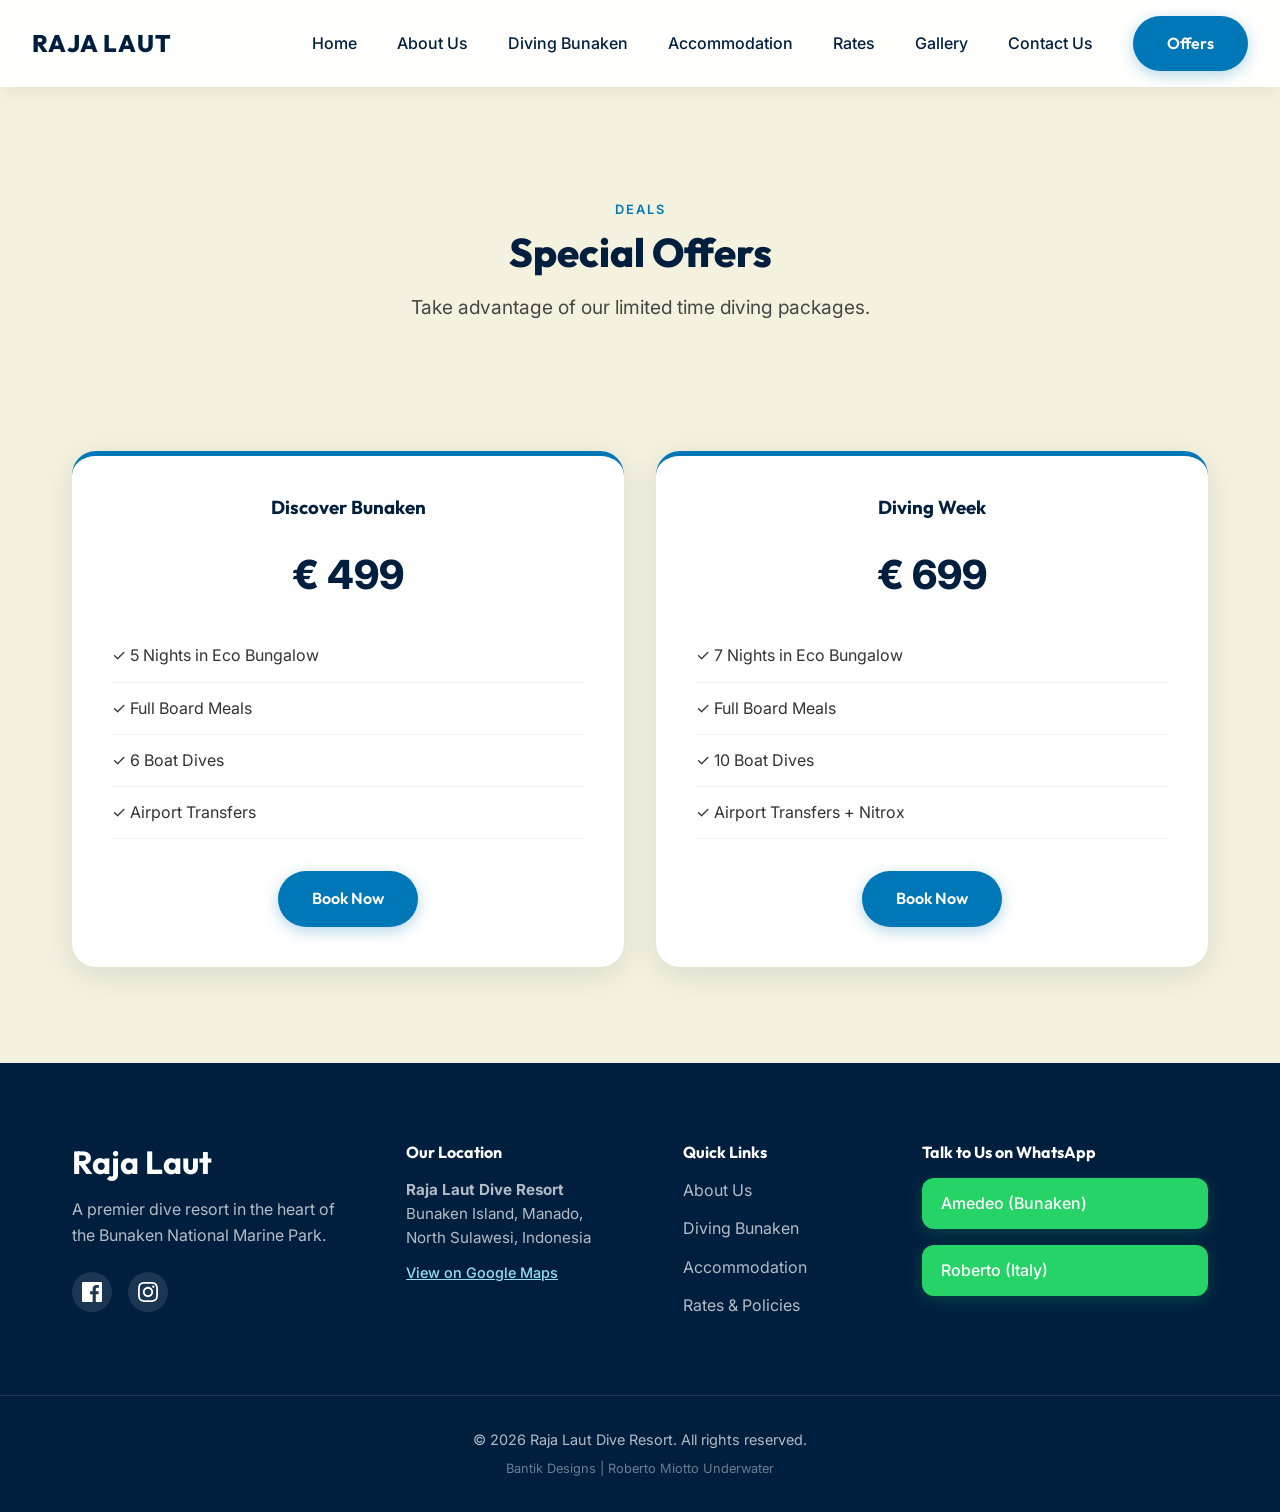
<file: special-offers.html>
<!DOCTYPE html>
<html lang="en">
<head>
    <meta charset="UTF-8">
    <meta name="viewport" content="width=device-width, initial-scale=1.0">
    <title>Special Offers | Raja Laut Dive Resort</title>
    <link rel="preconnect" href="https://fonts.googleapis.com">
    <link rel="preconnect" href="https://fonts.gstatic.com" crossorigin>
    <link href="https://fonts.googleapis.com/css2?family=Outfit:wght@300;400;600;800&family=Inter:wght@300;400;500&display=swap" rel="stylesheet">
    <link rel="stylesheet" href="./style.css">
</head>
<body style="padding-top: 100px;">

    <!-- Navigation -->
    <nav class="navbar scrolled" id="navbar">
        <div class="nav-container">
            <a href="index.html" class="brand-logo">Raja Laut</a>
            <div class="nav-links">
                <a href="index.html">Home</a>
                <div class="dropdown">
                    <a href="about.html">About Us</a>
                    <div class="dropdown-content">
                        <a href="about.html#coelacanth">The Coelacanth</a>
                        <a href="about.html#location">The Location</a>
                        <a href="about.html#reachus">How to reach us</a>
                    </div>
                </div>
                
                <div class="dropdown">
                    <a href="diving.html">Diving Bunaken</a>
                    <div class="dropdown-content">
                        <a href="diving.html#philosophy">Diving Philosophy</a>
                        <a href="diving.html#bestperiod">Best time to visit</a>
                        <a href="diving.html#dive-sites">Dive Sites</a>
                    </div>
                </div>
                
                <div class="dropdown">
                    <a href="accommodation.html">Accommodation</a>
                    <div class="dropdown-content">
                        <a href="accommodation.html#bungalows">The Bungalows</a>
                        <a href="accommodation.html#ecosoul">Our Ecological Soul</a>
                        <a href="accommodation.html#resto">The Restaurant</a>
                    </div>
                </div>
                
                <div class="dropdown">
                    <a href="rates.html">Rates</a>
                    <div class="dropdown-content">
                        <a href="rates.html#accommodation">Accommodation</a>
                        <a href="rates.html#diving">Fun Diving</a>
                        <a href="rates.html#courses">Dive Courses</a>
                        <a href="rates.html#snorkeling">Snorkeling & Others</a>
                        <a href="rates.html#transfers">Transfers</a>
                    </div>
                </div>
                
                <a href="gallery.html">Gallery</a>
                <a href="contact.html">Contact Us</a>
                <a href="special-offers.html" class="btn-primary">Offers</a>
            </div>
            <div class="mobile-menu-btn" id="mobile-menu-btn">
                <span></span>
                <span></span>
                <span></span>
            </div>
        </div>
    </nav>

    <!-- Content -->
    <section class="section" style="padding-bottom: 2rem;">
        <div class="container center fade-in">
            <span class="section-tag">Deals</span>
            <h1 class="section-title">Special Offers</h1>
            <p class="section-subtitle">Take advantage of our limited time diving packages.</p>
        </div>
    </section>

    <!-- Offers Grid -->
    <section class="section" style="padding-top: 0; min-height: 50vh;">
        <div class="container offers-grid">
            
            <div class="offer-card fade-in delay-100">
                <h3>Discover Bunaken</h3>
                <div class="offer-price">€ 499</div>
                <ul class="offer-features">
                    <li>✓ 5 Nights in Eco Bungalow</li>
                    <li>✓ Full Board Meals</li>
                    <li>✓ 6 Boat Dives</li>
                    <li>✓ Airport Transfers</li>
                </ul>
                <a href="contact.html" class="btn-primary">Book Now</a>
            </div>

            <div class="offer-card fade-in delay-200">
                <h3>Diving Week</h3>
                <div class="offer-price">€ 699</div>
                <ul class="offer-features">
                    <li>✓ 7 Nights in Eco Bungalow</li>
                    <li>✓ Full Board Meals</li>
                    <li>✓ 10 Boat Dives</li>
                    <li>✓ Airport Transfers + Nitrox</li>
                </ul>
                <a href="contact.html" class="btn-primary">Book Now</a>
            </div>
            
        </div>
    </section>

    <!-- Contact & Footer -->
    <footer class="footer" id="contact">
        <div class="container footer-grid">
            <div class="footer-brand">
                <h3 class="footer-logo">Raja Laut</h3>
                <p>A premier dive resort in the heart of the Bunaken National Marine Park.</p>
                <div class="social-links">
                    <a href="https://www.facebook.com/Raja-Laut-Dive-Resort-513808795382900" target="_blank" aria-label="Facebook">
                        <svg width="20" height="20" fill="currentColor" viewBox="0 0 24 24"><path d="M22.675 0h-21.35c-.732 0-1.325.593-1.325 1.325v21.351c0 .731.593 1.324 1.325 1.324h11.495v-9.294h-3.128v-3.622h3.128v-2.671c0-3.1 1.893-4.788 4.659-4.788 1.325 0 2.463.099 2.795.143v3.24l-1.918.001c-1.504 0-1.795.715-1.795 1.763v2.313h3.587l-.467 3.622h-3.12v9.293h6.116c.73 0 1.323-.593 1.323-1.325v-21.35c0-.732-.593-1.325-1.325-1.325z"/></svg>
                    </a>
                    <a href="https://www.instagram.com/explore/tags/rajalautdiveresort/" target="_blank" aria-label="Instagram">
                        <svg width="20" height="20" fill="currentColor" viewBox="0 0 24 24"><path d="M12 2.163c3.204 0 3.584.012 4.85.07 3.252.148 4.771 1.691 4.919 4.919.058 1.265.069 1.645.069 4.849 0 3.205-.012 3.584-.069 4.849-.149 3.225-1.664 4.771-4.919 4.919-1.266.058-1.644.07-4.85.07-3.204 0-3.584-.012-4.849-.07-3.26-.149-4.771-1.699-4.919-4.92-.058-1.265-.07-1.644-.07-4.849 0-3.204.013-3.583.07-4.849.149-3.227 1.664-4.771 4.919-4.919 1.266-.057 1.645-.069 4.849-.069zm0-2.163c-3.259 0-3.667.014-4.947.072-4.358.2-6.78 2.618-6.98 6.98-.059 1.281-.073 1.689-.073 4.948 0 3.259.014 3.668.072 4.948.2 4.358 2.618 6.78 6.98 6.98 1.281.058 1.689.072 4.948.072 3.259 0 3.668-.014 4.948-.072 4.354-.2 6.782-2.618 6.979-6.98.059-1.28.073-1.689.073-4.948 0-3.259-.014-3.667-.072-4.947-.196-4.354-2.617-6.78-6.979-6.98-1.281-.059-1.69-.073-4.949-.073zm0 5.838c-3.403 0-6.162 2.759-6.162 6.162s2.759 6.163 6.162 6.163 6.162-2.759 6.162-6.163c0-3.403-2.759-6.162-6.162-6.162zm0 10.162c-2.209 0-4-1.79-4-4 0-2.209 1.791-4 4-4s4 1.791 4 4c0 2.21-1.791 4-4 4zm6.406-11.845c-.796 0-1.441.645-1.441 1.44s.645 1.44 1.441 1.44c.795 0 1.439-.645 1.439-1.44s-.644-1.44-1.439-1.44z"/></svg>
                    </a>
                </div>
            </div>

            <div class="footer-address">
                <h4>Our Location</h4>
                <p>
                    <strong>Raja Laut Dive Resort</strong><br>
                    Bunaken Island, Manado,<br>
                    North Sulawesi, Indonesia
                </p>
                <p style="margin-top: 10px;">
                    <a href="https://www.google.com/maps/search/Raja+Laut+Dive+Resort" target="_blank" class="map-link">View on Google Maps</a>
                </p>
            </div>
            
            <div class="footer-links">
                <h4>Quick Links</h4>
                <ul>
                    <li><a href="about.html">About Us</a></li>
                    <li><a href="diving.html">Diving Bunaken</a></li>
                    <li><a href="accommodation.html">Accommodation</a></li>
                    <li><a href="rates.html">Rates & Policies</a></li>
                </ul>
            </div>
            
            <div class="footer-contact">
                <h4>Talk to Us on WhatsApp</h4>
                <div class="whatsapp-contacts">
                    <a href="https://api.whatsapp.com/send?phone=6281219742053" target="_blank" class="wa-btn">
                        <span>Amedeo (Bunaken)</span>
                    </a>
                    <a href="https://api.whatsapp.com/send?phone=393401753844" target="_blank" class="wa-btn">
                        <span>Roberto (Italy)</span>
                    </a>
                </div>
            </div>
        </div>
        <div class="footer-bottom">
            <p>&copy; 2026 Raja Laut Dive Resort. All rights reserved.</p>
            <p class="small-text">Bantik Designs | Roberto Miotto Underwater</p>
        </div>
    </footer>

    <script src="./main.js"></script>
</body>
</html>
</file>
<file: style.css>
/* ==========================================================================
   Design System & Variables
   ========================================================================== */
   :root {
    --ocean-dark: #001f3f;
    --ocean-blue: #0077b6;
    --ocean-light: #90e0ef;
    --sand: #f4f1de;
    --coral: #e07a5f;
    --text-main: #333333;
    --text-light: #ffffff;
    
    --font-heading: 'Outfit', sans-serif;
    --font-body: 'Inter', sans-serif;
    
    --transition-fast: 0.3s ease;
    --transition-slow: 0.6s cubic-bezier(0.16, 1, 0.3, 1);
    
    --radius-md: 12px;
    --radius-lg: 24px;
    
    --shadow-glass: 0 8px 32px 0 rgba(0, 31, 63, 0.1);
    --shadow-hover: 0 16px 48px 0 rgba(0, 119, 182, 0.2);
}

/* ==========================================================================
   Reset & Base Styles
   ========================================================================== */
* {
    margin: 0;
    padding: 0;
    box-sizing: border-box;
}

html {
    scroll-behavior: smooth;
}

body {
    font-family: var(--font-body);
    font-size: 16px;
    line-height: 1.6;
    color: var(--text-main);
    background-color: var(--sand);
    overflow-x: hidden;
}

h1, h2, h3, h4, h5, h6 {
    font-family: var(--font-heading);
    color: var(--ocean-dark);
    margin-bottom: 1rem;
    line-height: 1.2;
}

a {
    text-decoration: none;
    color: inherit;
    transition: var(--transition-fast);
}

img {
    max-width: 100%;
    height: auto;
    display: block;
}

/* ==========================================================================
   Typography & Utilities
   ========================================================================== */
.section-title {
    font-size: 2.5rem;
    font-weight: 800;
}

.text-light {
    color: var(--text-light) !important;
}

.section-subtitle {
    font-size: 1.2rem;
    opacity: 0.9;
    max-width: 800px;
    margin: 0 auto 3rem;
}

.section-tag {
    display: inline-block;
    text-transform: uppercase;
    letter-spacing: 2px;
    font-size: 0.8rem;
    font-weight: 600;
    color: var(--ocean-blue);
    margin-bottom: 0.5rem;
}

.center {
    text-align: center;
}

.mt-4 {
    margin-top: 2rem;
    display: inline-block;
}

/* Layouts */
.container {
    max-width: 1200px;
    margin: 0 auto;
    padding: 0 2rem;
}

.section {
    padding: 6rem 0;
}

.layout-grid {
    display: grid;
    gap: 4rem;
    align-items: center;
}

.layout-2-col {
    grid-template-columns: 1fr 1fr;
}

/* Buttons */
.btn-primary, .btn-secondary {
    display: inline-flex;
    align-items: center;
    justify-content: center;
    padding: 0.8rem 2rem;
    border-radius: 50px;
    font-weight: 600;
    font-family: var(--font-heading);
    cursor: pointer;
    border: 2px solid transparent;
}

.btn-primary {
    background: var(--ocean-blue);
    color: var(--text-light);
    box-shadow: 0 4px 15px rgba(0, 119, 182, 0.3);
}

.btn-primary:hover {
    background: var(--ocean-dark);
    transform: translateY(-2px);
    box-shadow: 0 6px 20px rgba(0, 31, 63, 0.4);
}

.btn-secondary {
    background: transparent;
    color: var(--text-light);
    border-color: var(--text-light);
}

.btn-secondary:hover {
    background: var(--text-light);
    color: var(--ocean-dark);
}

.btn-large {
    padding: 1rem 2.5rem;
    font-size: 1.1rem;
}

/* ==========================================================================
   Navigation
   ========================================================================== */

/* --- Navbar bar itself --- */
.navbar {
    position: fixed;
    top: 0;
    left: 0;
    width: 100%;
    z-index: 900;
    padding: 1.5rem 0;
    transition: background 0.3s ease, padding 0.3s ease, box-shadow 0.3s ease;
}

/* Scrolled / non-hero pages: white frosted glass */
.navbar.scrolled {
    background: rgba(255, 255, 255, 0.97);
    backdrop-filter: blur(12px);
    -webkit-backdrop-filter: blur(12px);
    padding: 1rem 0;
    box-shadow: 0 2px 20px rgba(0, 0, 0, 0.08);
}

/* Logo & links turn dark when navbar is white */
.navbar.scrolled .brand-logo,
.navbar.scrolled .nav-links a:not(.btn-primary) {
    color: var(--ocean-dark);
}

/* Hamburger bars turn dark when navbar is white (desktop hidden anyway) */
.navbar.scrolled .mobile-menu-btn span {
    background-color: var(--ocean-dark);
}

/* --- Inner layout row --- */
.nav-container {
    max-width: 1400px;
    margin: 0 auto;
    padding: 0 2rem;
    display: flex;
    justify-content: space-between;
    align-items: center;
    position: relative;
    z-index: 901;
}

/* --- Brand logo --- */
.brand-logo {
    font-family: var(--font-heading);
    font-size: 1.5rem;
    font-weight: 800;
    color: var(--text-light);
    text-transform: uppercase;
    letter-spacing: 1px;
    flex-shrink: 0;
    position: relative;
    z-index: 1002; /* always above the slide-in panel */
}

/* --- Desktop nav links row --- */
.nav-links {
    display: flex;
    gap: 2.5rem;
    align-items: center;
}

.nav-links a:not(.btn-primary) {
    color: var(--text-light);
    font-weight: 500;
    position: relative;
    white-space: nowrap;
}

.nav-links a:not(.btn-primary)::after {
    content: '';
    position: absolute;
    bottom: -5px;
    left: 0;
    width: 0%;
    height: 2px;
    background: var(--ocean-blue);
    transition: var(--transition-fast);
}

.nav-links a:not(.btn-primary):hover::after {
    width: 100%;
}

/* --- Desktop Dropdown --- */
.dropdown {
    position: relative;
}

.dropdown-content {
    display: none;
    position: absolute;
    top: calc(100% + 10px);
    left: 50%;
    transform: translateX(-50%);
    background: white;
    min-width: 210px;
    box-shadow: 0 12px 36px rgba(0, 31, 63, 0.15);
    z-index: 1003;
    border-radius: var(--radius-md);
    overflow: hidden;
    flex-direction: column;
    padding: 0.5rem 0;
}

.dropdown:hover .dropdown-content {
    display: flex;
}

.dropdown-content a {
    color: var(--ocean-dark) !important;
    padding: 0.8rem 1.5rem;
    font-size: 0.93rem;
    font-weight: 500;
    transition: background 0.2s ease, padding-left 0.2s ease;
    white-space: nowrap;
}

.dropdown-content a::after {
    display: none !important;
}

.dropdown-content a:hover {
    background: rgba(0, 119, 182, 0.07);
    padding-left: 2rem;
    color: var(--ocean-blue) !important;
}

/* --- Hamburger Button --- */
.mobile-menu-btn {
    display: none;          /* hidden on desktop */
    flex-direction: column;
    gap: 5px;
    cursor: pointer;
    padding: 6px;
    -webkit-tap-highlight-color: transparent;
    position: relative;
    z-index: 1002;          /* above the nav panel */
    flex-shrink: 0;
}

.mobile-menu-btn span {
    display: block;
    width: 26px;
    height: 2px;
    background-color: var(--text-light);
    border-radius: 2px;
    transition: transform 0.3s ease, opacity 0.3s ease, background-color 0.3s ease;
}

/* ==========================================================================
   Hero Section
   ========================================================================== */
.hero {
    position: relative;
    height: 100vh;
    min-height: 600px;
    display: flex;
    align-items: center;
    justify-content: center;
    text-align: center;
    color: var(--text-light);
    overflow: hidden;
}

.hero-video-container {
    position: absolute;
    top: 0;
    left: 0;
    width: 100%;
    height: 100%;
    z-index: -1;
    overflow: hidden;
    background: #000;
}

.hero-video {
    width: 100%;
    height: 100%;
    object-fit: cover;
    position: absolute;
    top: 0;
    left: 0;
}

.hero-image-animate {
    width: 120%;
    height: 120%;
    object-fit: cover;
    position: absolute;
    top: -10%;
    left: -10%;
    animation: swim-pan 20s ease-in-out infinite alternate;
}

@keyframes swim-pan {
    0% { transform: scale(1) translate(0, 0); }
    100% { transform: scale(1.1) translate(-2%, 2%); }
}

.hero-overlay {
    position: absolute;
    top: 0;
    left: 0;
    width: 100%;
    height: 100%;
    background: linear-gradient(
        to bottom,
        rgba(0, 31, 63, 0.4) 0%,
        rgba(0, 31, 63, 0.7) 100%
    );
}

.hero-content {
    position: relative;
    z-index: 1;
    max-width: 800px;
    padding: 0 2rem;
    animation: fadeUp 1s cubic-bezier(0.16, 1, 0.3, 1) forwards;
}

.hero-title {
    font-size: 4.5rem;
    font-weight: 800;
    color: var(--text-light);
    margin-bottom: 1rem;
    letter-spacing: -1px;
}

.hero-title span {
    color: var(--ocean-light);
}

.hero-subtitle {
    font-size: 1.25rem;
    margin-bottom: 2.5rem;
    opacity: 0.9;
    font-weight: 300;
}

.hero-cta {
    display: flex;
    gap: 1.5rem;
    justify-content: center;
}

.scroll-indicator {
    position: absolute;
    bottom: 2rem;
    left: 50%;
    transform: translateX(-50%);
    z-index: 1;
}

.mouse {
    width: 30px;
    height: 50px;
    border: 2px solid var(--text-light);
    border-radius: 20px;
    display: flex;
    justify-content: center;
    padding-top: 10px;
    opacity: 0.7;
    transition: var(--transition-fast);
}

.mouse:hover {
    opacity: 1;
}

.wheel {
    width: 4px;
    height: 8px;
    background: var(--text-light);
    border-radius: 2px;
    animation: scroll 2s infinite;
}

@keyframes scroll {
    0% { transform: translateY(0); opacity: 1; }
    100% { transform: translateY(15px); opacity: 0; }
}

@keyframes fadeUp {
    0% { transform: translateY(30px); opacity: 0; }
    100% { transform: translateY(0); opacity: 1; }
}

/* ==========================================================================
   About Section
   ========================================================================== */
.about-section {
    background: var(--sand);
    position: relative;
}

.features-list {
    margin-top: 2rem;
    display: flex;
    flex-direction: column;
    gap: 1.5rem;
}

.feature-item {
    display: flex;
    gap: 1rem;
    align-items: flex-start;
}

.feature-icon {
    font-size: 2rem;
    background: white;
    width: 60px;
    height: 60px;
    border-radius: 50%;
    display: flex;
    align-items: center;
    justify-content: center;
    box-shadow: var(--shadow-glass);
    flex-shrink: 0;
}

.image-glass-card {
    background: rgba(255, 255, 255, 0.4);
    backdrop-filter: blur(20px);
    border: 1px solid rgba(255, 255, 255, 0.5);
    padding: 1rem;
    border-radius: var(--radius-lg);
    box-shadow: var(--shadow-glass);
    position: relative;
}

.about-img {
    border-radius: var(--radius-md);
    width: 100%;
}

/* ==========================================================================
   Interactive Accordion Gallery
   ========================================================================== */
.accordion-gallery {
    display: flex;
    gap: 1.5rem;
    margin-top: 4rem;
    height: 450px;
    width: 100%;
}

.accordion-item {
    flex: 1;
    position: relative;
    border-radius: var(--radius-lg);
    overflow: hidden;
    background-size: cover;
    background-position: center;
    cursor: pointer;
    transition: all 0.6s cubic-bezier(0.16, 1, 0.3, 1);
    box-shadow: var(--shadow-glass);
}

.accordion-item.active {
    flex: 3;
    box-shadow: var(--shadow-hover);
}

.accordion-overlay {
    position: absolute;
    inset: 0;
    background: linear-gradient(to top, rgba(0,31,63,0.9) 0%, rgba(0,31,63,0.2) 100%);
    transition: var(--transition-slow);
}

.accordion-item:hover .accordion-overlay, .accordion-item:focus .accordion-overlay {
    background: linear-gradient(to top, rgba(0,31,63,0.9) 0%, rgba(0,31,63,0.4) 100%);
}

.accordion-item:focus {
    outline: none;
    box-shadow: 0 0 0 4px rgba(255, 255, 255, 0.3);
}

.accordion-content {
    position: absolute;
    bottom: 2rem;
    left: 2rem;
    right: 2rem;
    display: flex;
    align-items: center;
    gap: 1rem;
}

.accordion-icon {
    font-size: 3rem;
    background: rgba(255,255,255,0.1);
    backdrop-filter: blur(10px);
    width: 70px;
    height: 70px;
    display: flex;
    align-items: center;
    justify-content: center;
    border-radius: 50%;
    border: 1px solid rgba(255,255,255,0.2);
    flex-shrink: 0;
    transition: var(--transition-slow);
}

.accordion-item.active .accordion-icon {
    transform: scale(1.1);
    background: rgba(255,255,255,0.2);
}

.accordion-text {
    width: 0;
    opacity: 0;
    overflow: hidden;
    transition: all 0.5s cubic-bezier(0.16, 1, 0.3, 1);
}

.accordion-item.active .accordion-text {
    width: 400px;
    opacity: 1;
    padding-left: 0.5rem;
}

.accordion-text h3 {
    color: var(--ocean-light);
    margin: 0 0 0.5rem 0;
    font-size: 1.5rem;
    line-height: 1.2;
    min-width: 300px;
    white-space: normal;
}

.accordion-text p {
    color: var(--text-light);
    margin: 0;
    font-size: 0.95rem;
    line-height: 1.5;
    min-width: 300px;
    white-space: normal;
}

@media (max-width: 768px) {
    .accordion-gallery {
        flex-direction: column;
        height: 600px;
    }
    .accordion-item.active {
        flex: 2;
    }
    .accordion-text p, .accordion-text h3 {
        min-width: 250px;
    }
}

/* ==========================================================================
   Diving Features Section
   ========================================================================== */
.diving-section {
    background: linear-gradient(135deg, var(--ocean-dark) 0%, var(--ocean-blue) 100%);
    position: relative;
}

.cards-grid {
    display: grid;
    grid-template-columns: repeat(3, 1fr);
    gap: 2rem;
    margin-top: 4rem;
}

.glass-card {
    background: rgba(255, 255, 255, 0.1);
    backdrop-filter: blur(10px);
    -webkit-backdrop-filter: blur(10px);
    border: 1px solid rgba(255, 255, 255, 0.2);
    padding: 2.5rem 2rem;
    border-radius: var(--radius-lg);
    color: var(--text-light);
    transition: var(--transition-slow);
}

.glass-card:hover {
    background: rgba(255, 255, 255, 0.15);
    transform: translateY(-10px);
    box-shadow: var(--shadow-hover);
}

.glass-card h3 {
    color: var(--text-light);
    margin-top: 1rem;
}

.card-icon {
    font-size: 3rem;
    margin-bottom: 1rem;
    display: inline-block;
}

/* ==========================================================================
   Accommodation Section
   ========================================================================== */
.accommodation-section {
    background: white;
}

.rounded-img {
    border-radius: var(--radius-lg);
}

.shadow-lg {
    box-shadow: 0 20px 50px rgba(0, 31, 63, 0.15);
}

.accommodation-image {
    position: relative;
}

.floating-badge {
    position: absolute;
    bottom: -20px;
    right: -20px;
    background: var(--ocean-dark);
    color: white;
    padding: 1.5rem;
    border-radius: 50%;
    width: 120px;
    height: 120px;
    display: flex;
    flex-direction: column;
    align-items: center;
    justify-content: center;
    text-align: center;
    box-shadow: var(--shadow-hover);
    border: 4px solid white;
}

.badge-number {
    font-family: var(--font-heading);
    font-size: 2rem;
    font-weight: 800;
    line-height: 1;
}

.badge-text {
    font-size: 0.7rem;
    text-transform: uppercase;
    letter-spacing: 1px;
    margin-top: 5px;
}

/* ==========================================================================
   Footer
   ========================================================================== */
.footer {
    background: var(--ocean-dark);
    color: rgba(255, 255, 255, 0.7);
    padding: 5rem 0 2rem;
}

.footer h3, .footer h4 {
    color: white;
}

.footer-grid {
    display: grid;
    grid-template-columns: 1.5fr 1.2fr 1fr 1.5fr;
    gap: 3rem;
    margin-bottom: 4rem;
}

.footer-address p {
    font-size: 0.95rem;
    line-height: 1.6;
    margin-bottom: 0.5rem;
}

.map-link {
    color: var(--ocean-light) !important;
    text-decoration: underline;
    font-size: 0.9rem;
    font-weight: 500;
}

.map-link:hover {
    color: white !important;
}

.footer-logo {
    font-size: 2rem;
    margin-bottom: 1rem;
}

.social-links {
    display: flex;
    gap: 1rem;
    margin-top: 1.5rem;
}

.social-links a {
    width: 40px;
    height: 40px;
    border-radius: 50%;
    background: rgba(255, 255, 255, 0.1);
    display: flex;
    align-items: center;
    justify-content: center;
    color: white;
    font-weight: 600;
}

.social-links a:hover {
    background: var(--ocean-blue);
    transform: translateY(-3px);
}

.footer-links ul {
    list-style: none;
}

.footer-links li {
    margin-bottom: 0.8rem;
}

.footer-links a:hover {
    color: white;
    padding-left: 5px;
}

.whatsapp-contacts {
    display: flex;
    flex-direction: column;
    gap: 1rem;
}

.wa-btn {
    background: #25D366;
    color: white;
    padding: 0.8rem 1.2rem;
    border-radius: var(--radius-md);
    display: inline-flex;
    align-items: center;
    font-weight: 500;
    box-shadow: 0 4px 15px rgba(37, 211, 102, 0.2);
}

.wa-btn:hover {
    background: #128C7E;
    transform: translateY(-2px);
    color: white;
    box-shadow: 0 6px 20px rgba(37, 211, 102, 0.3);
}

.footer-bottom {
    text-align: center;
    padding-top: 2rem;
    border-top: 1px solid rgba(255, 255, 255, 0.1);
    font-size: 0.9rem;
}

.small-text {
    font-size: 0.8rem;
    opacity: 0.6;
    margin-top: 0.5rem;
}

/* ==========================================================================
   Gallery Page Styles
   ========================================================================== */
.gallery-grid {
    display: grid;
    grid-template-columns: repeat(auto-fill, minmax(300px, 1fr));
    gap: 1.5rem;
    padding: 2rem 0;
}

.gallery-item {
    position: relative;
    border-radius: var(--radius-md);
    overflow: hidden;
    aspect-ratio: 4 / 3;
    box-shadow: var(--shadow-glass);
}

.gallery-item img {
    width: 100%;
    height: 100%;
    object-fit: cover;
    transition: transform var(--transition-slow);
}

.gallery-item:hover img {
    transform: scale(1.05);
}

/* ==========================================================================
   Contact Page Styles
   ========================================================================== */
.contact-container {
    display: grid;
    grid-template-columns: 1fr 1fr;
    gap: 4rem;
    margin-top: 3rem;
}

.contact-form {
    display: flex;
    flex-direction: column;
    gap: 1.5rem;
}

.form-group {
    display: flex;
    flex-direction: column;
    gap: 0.5rem;
}

.form-group label {
    font-weight: 500;
    color: var(--ocean-dark);
}

.form-group input,
.form-group textarea {
    padding: 1rem;
    border: 1px solid rgba(0, 31, 63, 0.2);
    border-radius: var(--radius-md);
    font-family: var(--font-body);
    font-size: 1rem;
    background: white;
    transition: var(--transition-fast);
}

.form-group input:focus,
.form-group textarea:focus {
    outline: none;
    border-color: var(--ocean-blue);
    box-shadow: 0 0 0 3px rgba(0, 119, 182, 0.1);
}

/* ==========================================================================
   Offers Page Styles
   ========================================================================== */
.offers-grid {
    display: grid;
    grid-template-columns: repeat(auto-fit, minmax(320px, 1fr));
    gap: 2rem;
    margin-top: 3rem;
}

.offer-card {
    background: white;
    border-radius: var(--radius-lg);
    padding: 2.5rem;
    box-shadow: var(--shadow-glass);
    text-align: center;
    border-top: 5px solid var(--ocean-blue);
    transition: var(--transition-fast);
}

.offer-card:hover {
    transform: translateY(-10px);
    box-shadow: var(--shadow-hover);
}

.offer-price {
    font-size: 2.5rem;
    font-weight: 800;
    color: var(--ocean-dark);
    margin: 1.5rem 0;
}

.offer-features {
    list-style: none;
    margin-bottom: 2rem;
    text-align: left;
}

.offer-features li {
    padding: 0.8rem 0;
    border-bottom: 1px solid rgba(0,0,0,0.05);
}

/* ==========================================================================
   Animations & Responsive
   ========================================================================== */
.fade-in {
    opacity: 0;
    transform: translateY(30px);
    transition: var(--transition-slow);
}

.fade-in.appear {
    opacity: 1;
    transform: translateY(0);
}

.delay-100 { transition-delay: 100ms; }
.delay-200 { transition-delay: 200ms; }
.delay-300 { transition-delay: 300ms; }

@media (max-width: 992px) {
    .hero-title { font-size: 3.5rem; }
    .layout-2-col { grid-template-columns: 1fr; gap: 3rem; }
    .cards-grid { grid-template-columns: 1fr; gap: 1.5rem; }
    .footer-grid { grid-template-columns: 1fr 1fr; }
    
    .reverse-mobile .accommodation-image { order: 2; }
    .reverse-mobile .accommodation-text { order: 1; }
}

@media (max-width: 768px) {
    .hero-title { font-size: 2.5rem; }
    .hero-cta { flex-direction: column; align-items: center; }
    .footer-grid { grid-template-columns: 1fr; gap: 2.5rem; }

    /* ── Mobile Navigation ────────────────────────────────────── */

    /* Show hamburger */
    .mobile-menu-btn {
        display: flex;
    }

    /* Dim backdrop when menu is open */
    body.menu-open::before {
        content: '';
        position: fixed;
        inset: 0;
        background: rgba(0, 0, 0, 0.55);
        z-index: 990;
        pointer-events: all;
    }

    /* Slide-in drawer panel */
    .nav-links {
        position: fixed;
        top: 0;
        right: 0;
        bottom: 0;
        left: auto;
        width: min(78vw, 300px);   /* responsive but capped */
        height: 100%;              /* fill full screen height */
        height: 100dvh;            /* iOS dynamic viewport height */
        background: var(--ocean-dark);
        flex-direction: column;
        align-items: stretch;      /* let children fill width */
        justify-content: flex-start;
        gap: 0;
        padding: 0;
        padding-top: 70px;         /* clear the navbar bar */
        padding-bottom: 2rem;
        overflow-y: auto;
        overscroll-behavior: contain;
        box-shadow: -8px 0 40px rgba(0, 0, 0, 0.45);
        z-index: 995;
        /* Starts off-screen to the right */
        transform: translateX(100%);
        transition: transform 0.38s cubic-bezier(0.4, 0, 0.2, 1);
        /* Override desktop flex display */
        display: flex !important;
    }

    /* Slide in when active */
    .nav-links.active {
        transform: translateX(0);
    }

    /* Top-level items */
    .nav-links > a,
    .nav-links > .dropdown {
        width: 100%;
        border-bottom: 1px solid rgba(255, 255, 255, 0.07);
    }

    /* All regular links inside the panel */
    .nav-links a:not(.btn-primary) {
        display: block;
        width: 100%;
        padding: 0.95rem 1.75rem;
        font-size: 1rem;
        font-weight: 500;
        color: rgba(255, 255, 255, 0.88);
        text-align: left;
        letter-spacing: 0.3px;
        transition: background 0.2s ease, color 0.2s ease;
    }

    .nav-links a:not(.btn-primary):hover,
    .nav-links a:not(.btn-primary):active {
        background: rgba(255, 255, 255, 0.07);
        color: var(--ocean-light);
    }

    /* No underline animation on mobile */
    .nav-links a:not(.btn-primary)::after {
        display: none;
    }

    /* Offers CTA button — centred below links */
    .nav-links .btn-primary {
        display: inline-flex;
        align-self: center;
        margin: 1.5rem auto 0.5rem;
        padding: 0.85rem 2.5rem;
        width: auto;
    }

    /* Dropdown wrapper fills width */
    .dropdown {
        width: 100%;
        position: static;
    }

    /* The parent link gets a chevron arrow */
    .dropdown > a {
        display: flex;
        align-items: center;
        justify-content: space-between;
        padding-right: 1.75rem;
    }

    .dropdown > a::before {
        display: none;
    }

    /* Arrow indicator */
    .dropdown > a .arrow {
        display: inline-block;
        width: 8px;
        height: 8px;
        border-right: 2px solid rgba(255,255,255,0.5);
        border-bottom: 2px solid rgba(255,255,255,0.5);
        transform: rotate(45deg);
        transition: transform 0.25s ease;
        flex-shrink: 0;
        margin-left: auto;
    }

    .dropdown.open > a .arrow {
        transform: rotate(-135deg);
    }

    /* Sub-menu: static, collapsed by default */
    .dropdown-content {
        position: static;
        display: none;
        flex-direction: column;
        background: rgba(0, 0, 0, 0.3);
        box-shadow: none;
        border-radius: 0;
        min-width: unset;
        width: 100%;
        padding: 0;
        margin: 0;
        transform: none;
        left: auto;
    }

    /* Show sub-menu when .open is toggled by JS */
    .dropdown.open .dropdown-content {
        display: flex;
    }

    .dropdown-content a {
        display: block;
        width: 100%;
        padding: 0.75rem 2.25rem !important;
        font-size: 0.88rem !important;
        color: rgba(255, 255, 255, 0.65) !important;
        text-align: left;
        border-bottom: none !important;
        letter-spacing: 0.2px;
        font-weight: 400;
    }

    .dropdown-content a:hover,
    .dropdown-content a:active {
        background: rgba(255, 255, 255, 0.07) !important;
        color: var(--ocean-light) !important;
        padding-left: 2.75rem !important;
    }

    /* ── Hamburger → X animation ───────────────────────────────── */

    /* Active state: hamburger bars always white (overrides scrolled dark) */
    .mobile-menu-btn.active span,
    .mobile-menu-btn.active span {
        background-color: white !important;
    }

    .mobile-menu-btn.active span:nth-child(1) {
        transform: translateY(7px) rotate(45deg);
    }
    .mobile-menu-btn.active span:nth-child(2) {
        opacity: 0;
        transform: scaleX(0);
    }
    .mobile-menu-btn.active span:nth-child(3) {
        transform: translateY(-7px) rotate(-45deg);
    }
}
</file>
